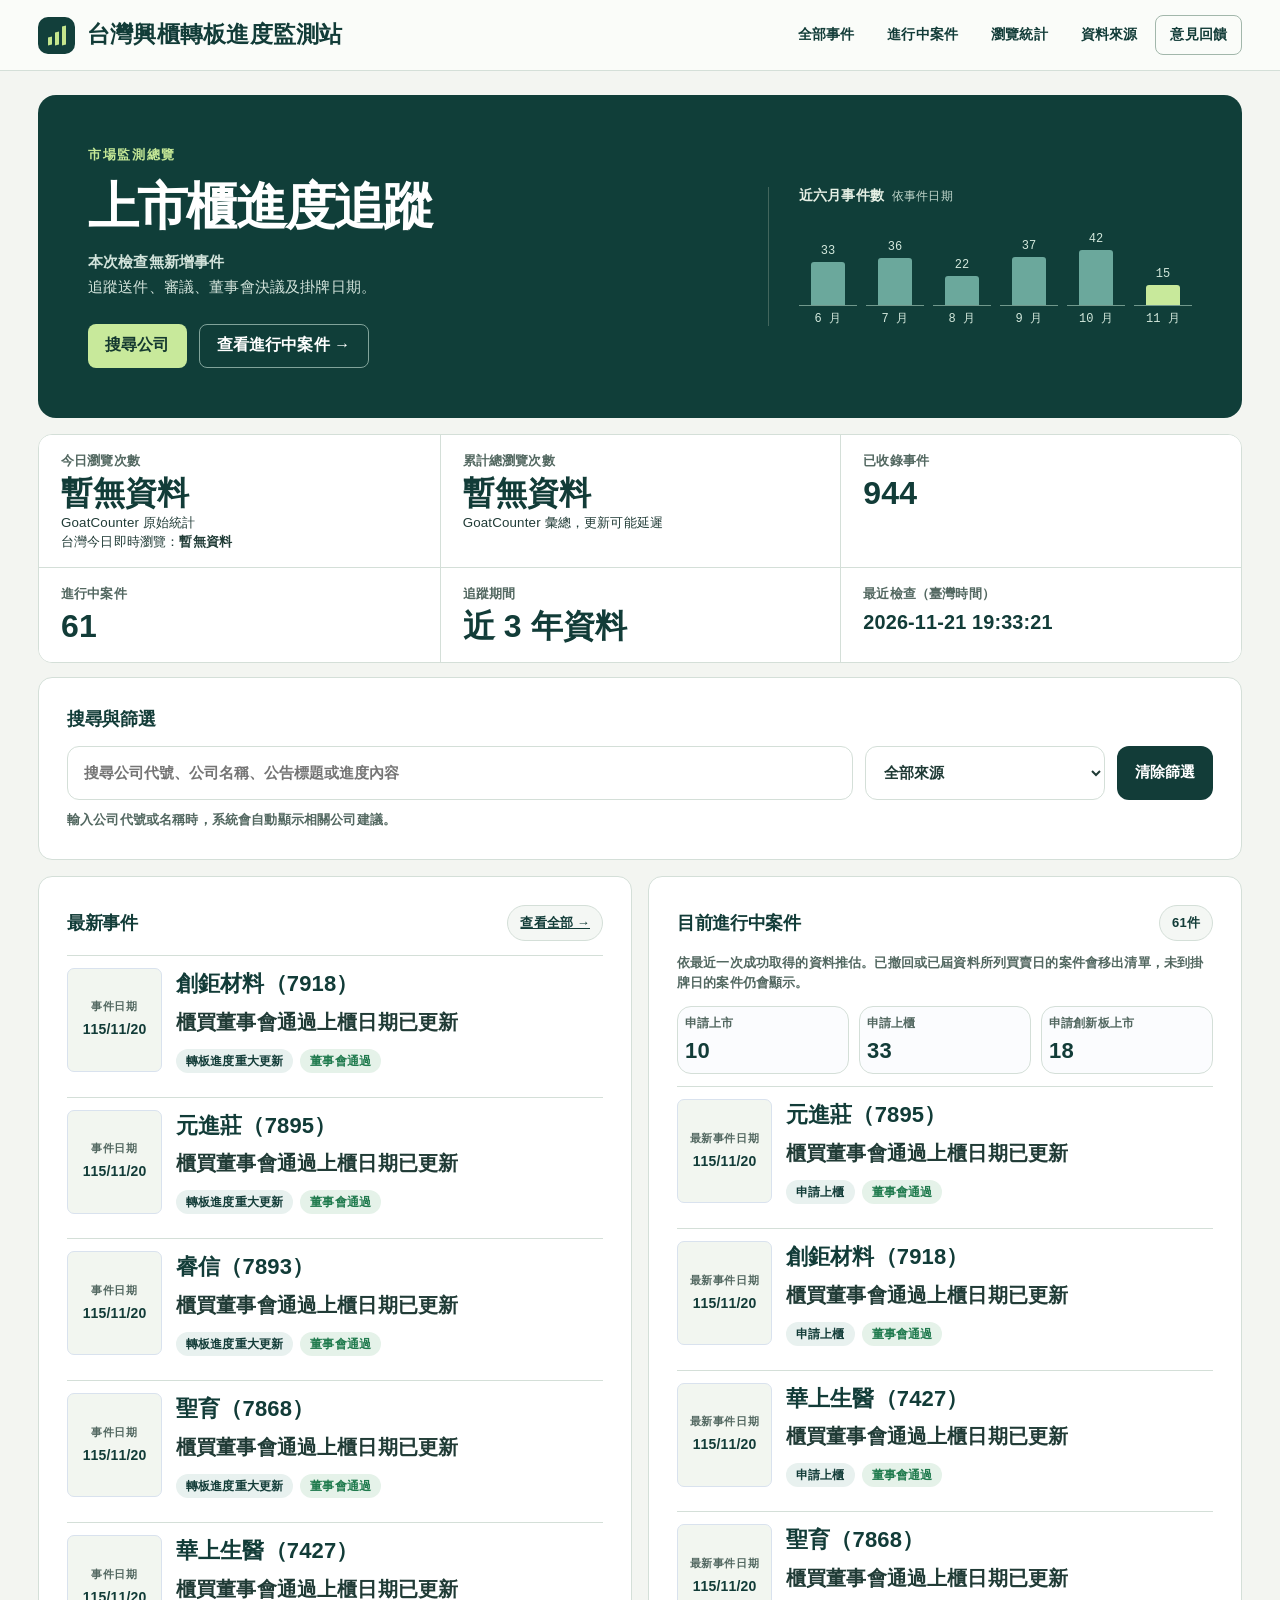
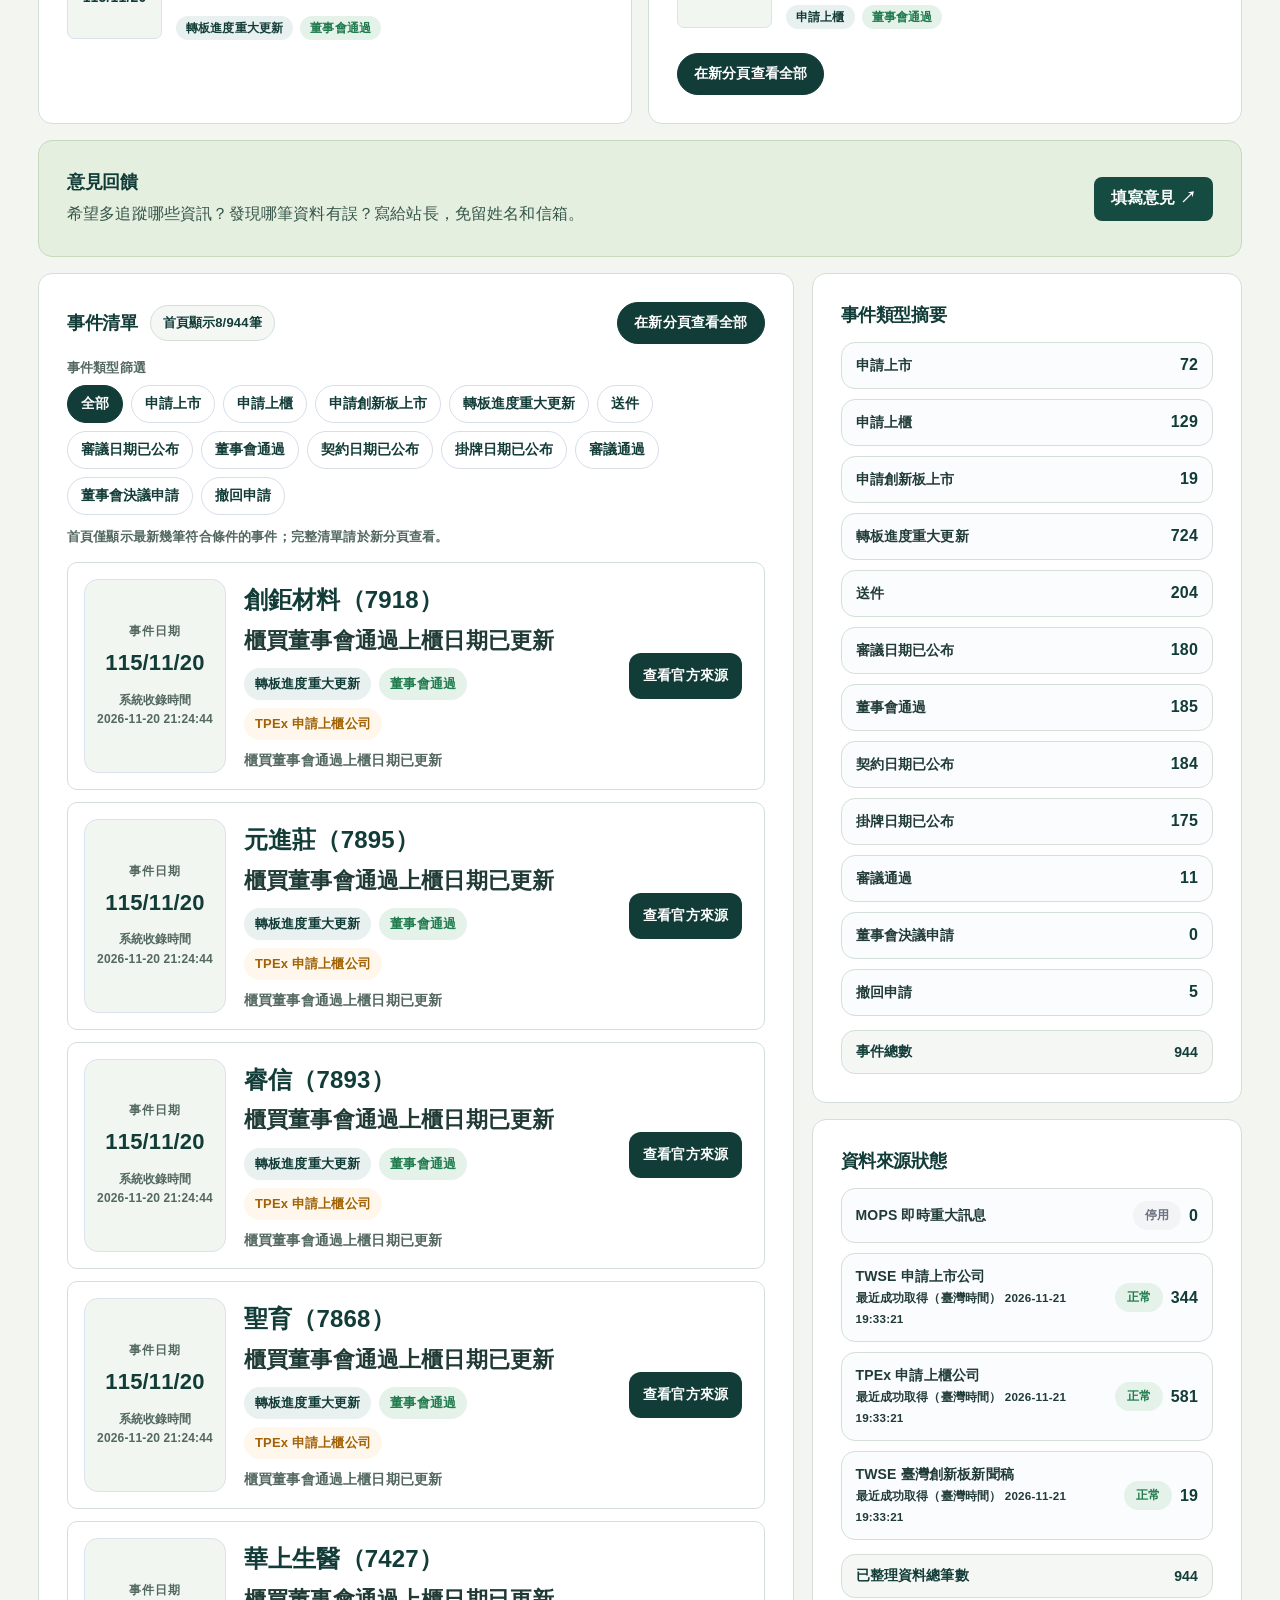
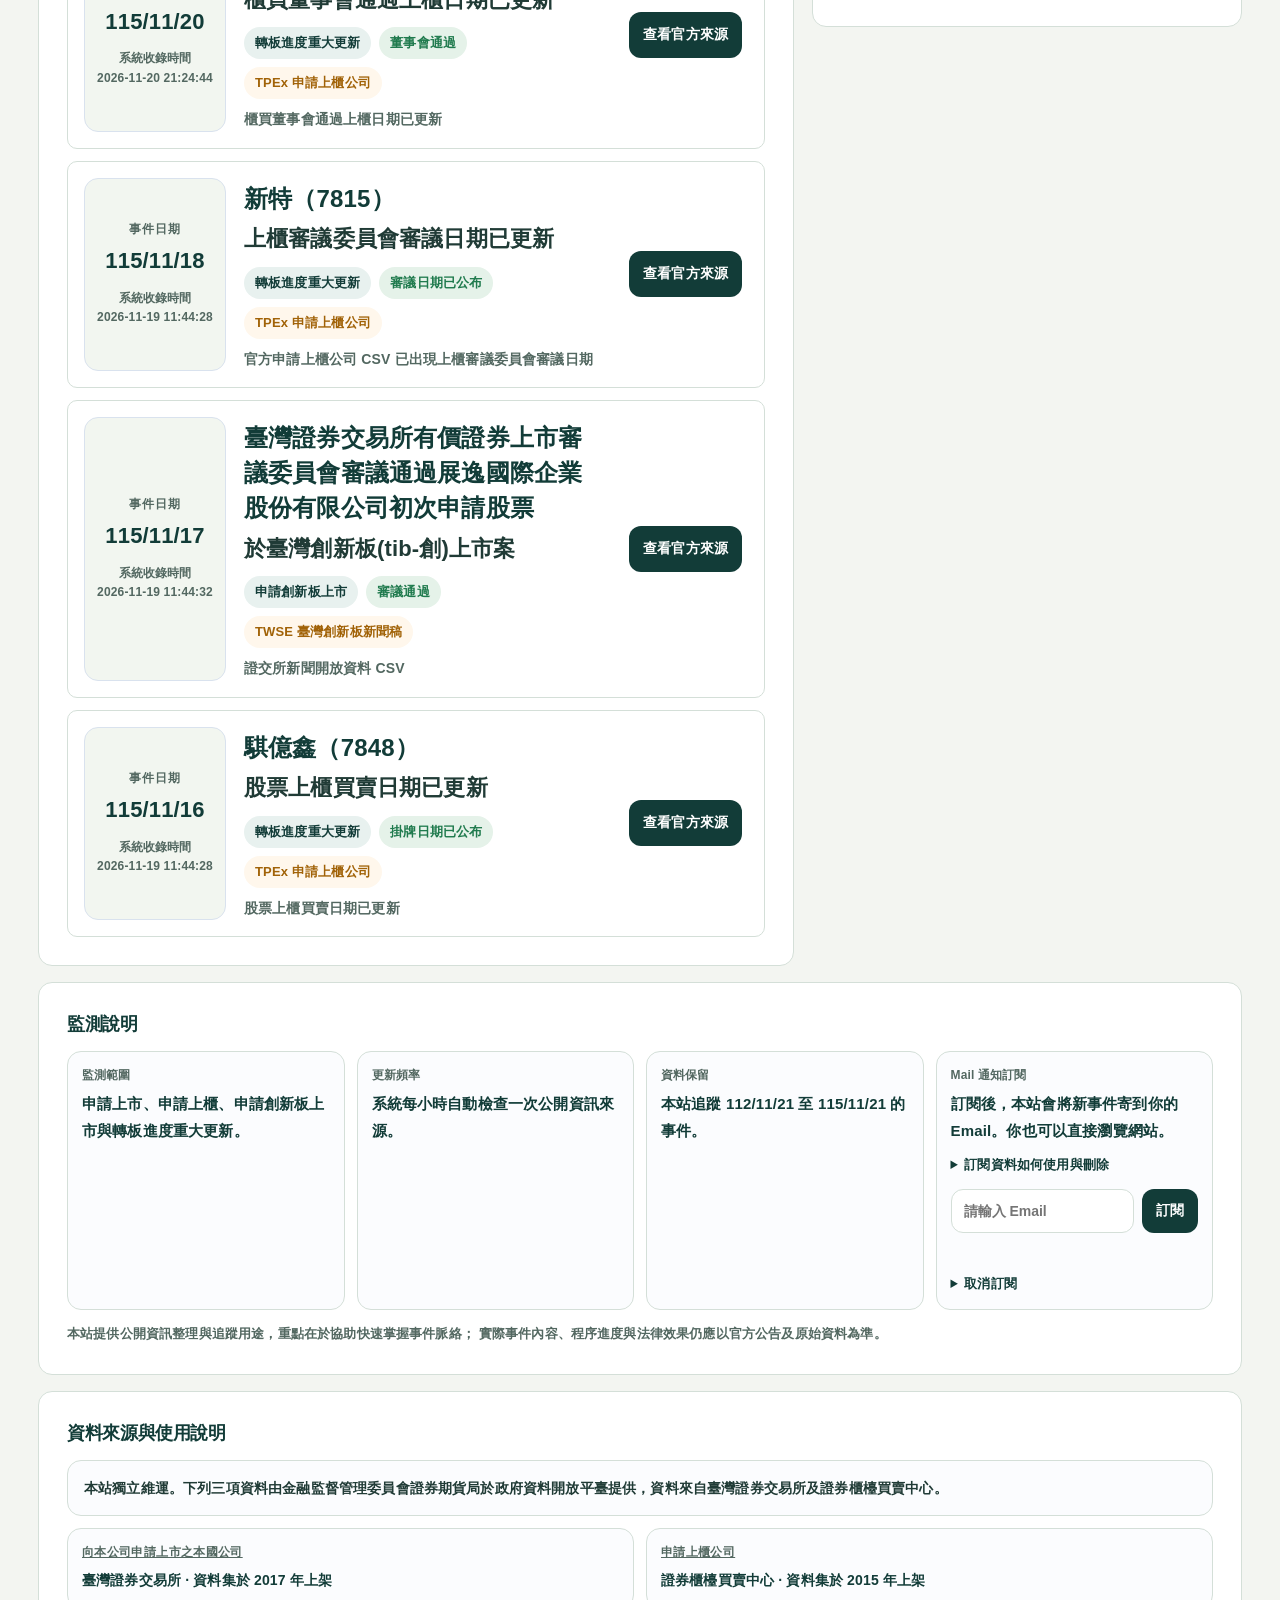
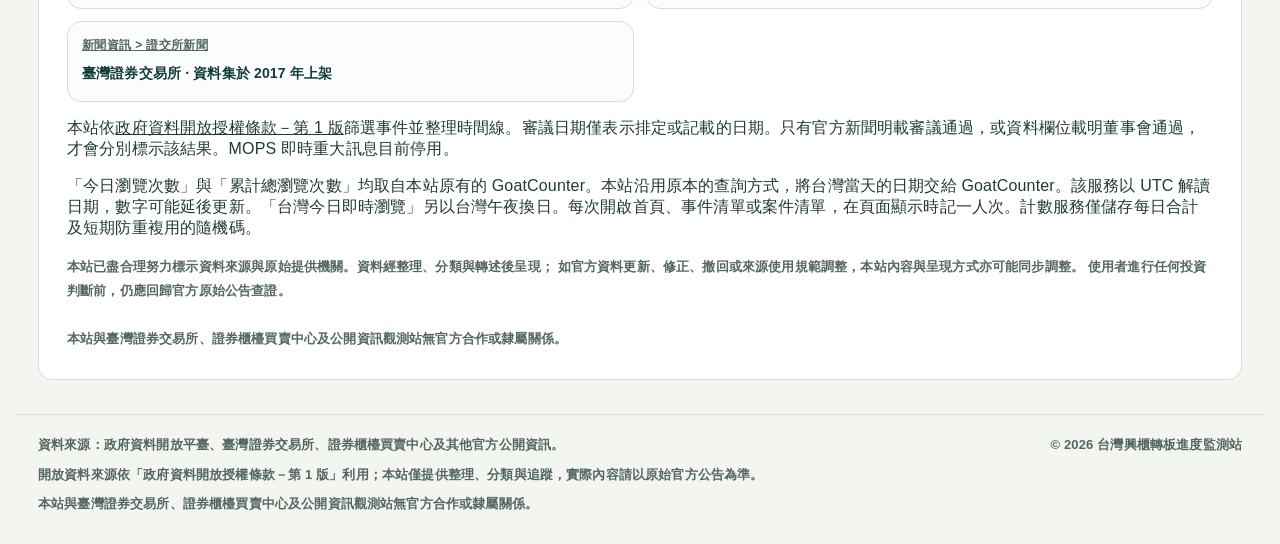
<file: docs/index.html>
<!doctype html>
<html lang="zh-Hant">
<head>
  <meta charset="utf-8" />
  <meta name="viewport" content="width=device-width, initial-scale=1" />

  <title>台灣興櫃轉板進度監測站｜上市、上櫃、創新板申請進度追蹤</title>
  <meta name="description" content="台灣興櫃轉板進度監測站，追蹤興櫃公司申請上市、申請上櫃、申請創新板上市及轉板進度重大更新，整理公開資訊與最新案件狀態。" />
  <meta name="robots" content="index, follow" />
  <link rel="canonical" href="https://qm0121.github.io/tw-esb-listing-alert/" />

  <meta property="og:title" content="台灣興櫃轉板進度監測站｜上市、上櫃、創新板申請進度追蹤" />
  <meta property="og:description" content="追蹤台灣興櫃公司申請上市、申請上櫃、申請創新板上市及轉板進度重大更新，整理公開資訊與最新案件狀態。" />
  <meta property="og:type" content="website" />
  <meta property="og:url" content="https://qm0121.github.io/tw-esb-listing-alert/" />

  <meta name="twitter:card" content="summary" />
  <meta name="twitter:title" content="台灣興櫃轉板進度監測站｜上市、上櫃、創新板申請進度追蹤" />
  <meta name="twitter:description" content="追蹤台灣興櫃公司申請上市、上櫃、創新板上市及轉板進度重大更新。" />
  <style>
    :root {
      --bg: #f3f5f8;
      --surface: #ffffff;
      --surface-soft: #f8fafc;
      --text: #1f2937;
      --muted: #6b7280;
      --line: #d7dee8;
      --navy: #19324d;
      --navy-2: #284b6f;
      --navy-3: #355f8b;
      --blue-soft: #eef4fb;
      --green-soft: #edf7f1;
      --amber-soft: #fff7ec;
      --red-soft: #fff3f2;
      --green: #1f7a4d;
      --amber: #a16207;
      --red: #b42318;
      --shadow: 0 8px 24px rgba(15, 23, 42, .05);
      --radius-xl: 24px;
      --radius-lg: 18px;
      --radius-md: 14px;
      --radius-sm: 10px;
    }

    * { box-sizing: border-box; }
    html { scroll-behavior: smooth; }

    body {
      margin: 0;
      background: var(--bg);
      color: var(--text);
      font-family:
        "Noto Sans TC",
        "PingFang TC",
        "Microsoft JhengHei",
        "Heiti TC",
        Arial,
        sans-serif;
      letter-spacing: .01em;
    }

    a { color: inherit; }

    .site-header {
      position: sticky;
      top: 0;
      z-index: 50;
      background: rgba(255,255,255,.96);
      backdrop-filter: blur(8px);
      border-bottom: 1px solid var(--line);
    }

    .shell {
      max-width: 1380px;
      margin: 0 auto;
      padding-left: 22px;
      padding-right: 22px;
    }

    .header-inner {
      min-height: 76px;
      display: flex;
      align-items: center;
      justify-content: space-between;
      gap: 18px;
    }

    .brand-title {
      margin: 0;
      color: var(--navy);
      font-size: clamp(24px, 2.25vw, 34px);
      font-weight: 900;
      line-height: 1.12;
    }

    .brand-subtitle {
      margin: 6px 0 0;
      color: var(--muted);
      font-size: 14px;
      font-weight: 600;
      line-height: 1.6;
    }

    .nav {
      display: flex;
      align-items: center;
      gap: 8px;
      flex-wrap: wrap;
    }

    .nav a {
      text-decoration: none;
      color: var(--navy);
      font-size: 14px;
      font-weight: 800;
      padding: 10px 14px;
      border-radius: 999px;
      border: 1px solid transparent;
    }

    .nav a:hover {
      background: var(--surface-soft);
      border-color: var(--line);
    }

    .page {
      padding-top: 22px;
      padding-bottom: 34px;
    }

    .hero {
      margin-bottom: 16px;
    }

    .hero-main,
    .hero-side,
    .kpi-card,
    .panel {
      background: var(--surface);
      border: 1px solid var(--line);
      box-shadow: var(--shadow);
    }

    .hero-main {
      border-radius: var(--radius-xl);
      padding: 24px 26px;
      position: relative;
      overflow: hidden;
    }

    .hero-main::before {
      content: "";
      position: absolute;
      left: 0;
      top: 0;
      bottom: 0;
      width: 7px;
      background: linear-gradient(180deg, var(--navy), var(--navy-3));
    }

    .hero-eyebrow {
      display: inline-block;
      color: var(--navy-2);
      font-size: 12px;
      font-weight: 900;
      letter-spacing: .08em;
      margin-bottom: 10px;
      margin-left: 4px;
    }

    .hero-title {
      margin: 0;
      color: var(--navy);
      font-size: clamp(30px, 2.8vw, 42px);
      line-height: 1.14;
      font-weight: 900;
    }

    .hero-desc {
      margin: 12px 0 0;
      color: var(--muted);
      font-size: 15px;
      line-height: 1.85;
      font-weight: 600;
      max-width: 860px;
    }

    .kpi-grid {
      display: grid;
      grid-template-columns: repeat(3, minmax(0, 1fr));
      gap: 14px;
      margin-bottom: 16px;
    }

    .kpi-card {
      border-radius: var(--radius-lg);
      padding: 18px;
    }

    .kpi-label {
      color: var(--muted);
      font-size: 13px;
      line-height: 1.5;
      font-weight: 800;
      margin-bottom: 10px;
    }

    .kpi-value {
      color: var(--navy);
      font-size: clamp(20px, 1.95vw, 28px);
      line-height: 1.3;
      font-weight: 900;
      word-break: break-word;
    }

    .kpi-note {
      margin-top: 8px;
      color: var(--muted);
      font-size: 12px;
      line-height: 1.6;
      font-weight: 600;
    }

    .panel {
      border-radius: var(--radius-xl);
      padding: 18px 20px 20px;
    }

    .filter-panel {
      margin-bottom: 16px;
    }

    .panel-title {
      margin: 0 0 14px;
      color: var(--navy);
      font-size: 18px;
      line-height: 1.45;
      font-weight: 900;
    }

    .filter-grid {
      display: grid;
      grid-template-columns: minmax(320px, 1fr) 240px auto;
      gap: 12px;
      align-items: start;
    }

    .search-wrap {
      position: relative;
    }

    .search-box,
    .source-select,
    .reset-btn {
      height: 54px;
      border-radius: 12px;
      font-size: 15px;
      font-weight: 700;
    }

    .search-box,
    .source-select {
      width: 100%;
      background: var(--surface);
      border: 1px solid var(--line);
      color: var(--text);
      outline: none;
      transition: .16s ease;
    }

    .search-box {
      padding: 0 16px;
    }

    .source-select {
      padding: 0 14px;
    }

    .search-box:focus,
    .source-select:focus {
      border-color: #95aac3;
      box-shadow: 0 0 0 4px rgba(40, 75, 111, .08);
    }

    .reset-btn {
      border: 0;
      background: var(--navy);
      color: #fff;
      padding: 0 18px;
      font-weight: 900;
      cursor: pointer;
      transition: .15s ease;
    }

    .reset-btn:hover {
      background: var(--navy-2);
    }

    .suggestions {
      position: absolute;
      z-index: 30;
      left: 0;
      right: 0;
      top: calc(100% + 8px);
      display: none;
      background: var(--surface);
      border: 1px solid var(--line);
      border-radius: 14px;
      box-shadow: 0 18px 36px rgba(15, 23, 42, .10);
      overflow: hidden;
    }

    .suggestions.show { display: block; }

    .suggestion-head {
      padding: 10px 14px;
      background: var(--surface-soft);
      color: var(--muted);
      font-size: 12px;
      font-weight: 800;
      border-bottom: 1px solid var(--line);
    }

    .suggestion-item {
      width: 100%;
      border: 0;
      border-bottom: 1px solid var(--line);
      background: white;
      text-align: left;
      padding: 12px 14px;
      display: flex;
      gap: 12px;
      font: inherit;
      cursor: pointer;
    }

    .suggestion-item:last-child { border-bottom: 0; }
    .suggestion-item:hover,
    .suggestion-item.active { background: #f8fbff; }

    .suggestion-code {
      min-width: 62px;
      color: var(--red);
      font-size: 14px;
      font-weight: 900;
    }

    .suggestion-name {
      font-size: 14px;
      font-weight: 700;
      line-height: 1.5;
    }

    .suggestion-empty {
      padding: 12px 14px;
      color: var(--muted);
      font-size: 14px;
      line-height: 1.7;
    }

    .helper-text {
      margin-top: 10px;
      color: var(--muted);
      font-size: 13px;
      line-height: 1.6;
      font-weight: 600;
    }

    .chips {
      display: flex;
      flex-wrap: wrap;
      gap: 8px;
      margin-top: 14px;
    }

    .chip {
      border: 1px solid #d7dee8;
      background: #fff;
      color: var(--navy);
      border-radius: 999px;
      padding: 9px 13px;
      font-size: 14px;
      font-weight: 800;
      cursor: pointer;
      transition: .14s ease;
    }

    .chip:hover {
      background: var(--surface-soft);
    }

    .chip.active {
      background: var(--navy);
      border-color: var(--navy);
      color: white;
    }


    .insight-grid {
      display: grid;
      grid-template-columns: minmax(0, 1.15fr) minmax(360px, .85fr);
      gap: 16px;
      margin-bottom: 16px;
      align-items: start;
    }

    .latest-panel,
    .active-panel,
    .timeline-panel {
      padding: 18px 20px 20px;
    }

    .mini-list {
      display: grid;
      gap: 12px;
    }

    .latest-item,
    .active-item {
      border: 1px solid var(--line);
      border-radius: 16px;
      background: #fbfcfe;
      padding: 14px;
      display: grid;
      grid-template-columns: 132px 1fr;
      gap: 14px;
      align-items: stretch;
      transition: border-color .15s ease, transform .15s ease, box-shadow .15s ease;
    }

    .latest-item:hover,
    .active-item:hover {
      border-color: #c3d1e3;
      transform: translateY(-1px);
      box-shadow: 0 10px 22px rgba(15, 23, 42, .05);
    }

    .mini-date-box {
      border: 1px solid #d9e2ee;
      background: #f8fbff;
      border-radius: 13px;
      min-height: 104px;
      padding: 12px 10px;
      display: flex;
      flex-direction: column;
      justify-content: center;
      text-align: center;
    }

    .mini-date-label {
      color: var(--muted);
      font-size: 11px;
      font-weight: 800;
      letter-spacing: .06em;
      margin-bottom: 6px;
    }

    .mini-date-value {
      color: var(--navy);
      font-size: 18px;
      line-height: 1.38;
      font-weight: 900;
      white-space: nowrap;
      word-break: normal;
    }

    .mini-content {
      min-width: 0;
      display: flex;
      flex-direction: column;
      justify-content: center;
    }

    .mini-company-line {
      color: var(--navy);
      font-size: 22px;
      line-height: 1.45;
      font-weight: 900;
      margin-bottom: 4px;
    }


    .latest-top,
    .active-top {
      display: flex;
      align-items: start;
      justify-content: space-between;
      gap: 12px;
      flex-wrap: wrap;
    }

    .latest-title,
    .active-stage {
      color: var(--text);
      font-size: 20px;
      line-height: 1.65;
      font-weight: 900;
      margin-top: 2px;
      margin-bottom: 10px;
    }

    .inline-badges {
      display: flex;
      flex-wrap: wrap;
      gap: 7px;
    }

    .small-badge {
      display: inline-flex;
      align-items: center;
      border-radius: 999px;
      padding: 6px 10px;
      font-size: 12px;
      line-height: 1;
      font-weight: 800;
    }

    .small-badge.type {
      background: var(--blue-soft);
      color: var(--navy);
    }

    .small-badge.stage {
      background: var(--green-soft);
      color: var(--green);
    }

    .active-summary {
      display: grid;
      grid-template-columns: repeat(3, minmax(0, 1fr));
      gap: 10px;
      margin-bottom: 12px;
    }

    .active-summary-card {
      border: 1px solid var(--line);
      border-radius: 14px;
      background: #fbfcfe;
      padding: 12px;
    }

    .active-summary-label {
      color: var(--muted);
      font-size: 12px;
      line-height: 1.5;
      font-weight: 800;
      margin-bottom: 5px;
    }

    .active-summary-value {
      color: var(--navy);
      font-size: 22px;
      line-height: 1.3;
      font-weight: 900;
    }

    .active-open-all {
      margin-top: 12px;
      display: inline-flex;
      align-items: center;
      justify-content: center;
      min-height: 42px;
      border: 1px solid var(--navy);
      background: var(--navy);
      color: white;
      border-radius: 999px;
      padding: 0 16px;
      font-size: 14px;
      font-weight: 900;
      text-decoration: none;
      transition: .15s ease;
    }

    .active-open-all:hover {
      background: var(--navy-2);
      border-color: var(--navy-2);
    }

    .timeline-panel {
      margin-bottom: 16px;
      display: none;
      border-left: 5px solid var(--navy);
    }

    .timeline-panel.show {
      display: block;
    }

    .timeline-header {
      display: flex;
      justify-content: space-between;
      align-items: start;
      gap: 12px;
      flex-wrap: wrap;
      margin-bottom: 14px;
    }

    .timeline-company {
      color: var(--navy);
      font-size: 20px;
      line-height: 1.45;
      font-weight: 900;
      margin: 0;
    }

    .timeline-note {
      color: var(--muted);
      font-size: 13px;
      line-height: 1.7;
      font-weight: 600;
      margin: 6px 0 0;
    }

    .timeline-current {
      border: 1px solid var(--line);
      background: #fbfcfe;
      border-radius: 14px;
      padding: 10px 12px;
      color: var(--navy);
      font-size: 13px;
      line-height: 1.6;
      font-weight: 800;
    }

    .timeline-list {
      position: relative;
      display: grid;
      gap: 12px;
      padding-left: 18px;
    }

    .timeline-list::before {
      content: "";
      position: absolute;
      left: 6px;
      top: 8px;
      bottom: 8px;
      width: 2px;
      background: #d8e2ef;
    }

    .timeline-item {
      position: relative;
      border: 1px solid var(--line);
      border-radius: 14px;
      background: #fbfcfe;
      padding: 12px 14px 12px 16px;
    }

    .timeline-item::before {
      content: "";
      position: absolute;
      left: -18px;
      top: 18px;
      width: 12px;
      height: 12px;
      border-radius: 50%;
      background: var(--navy);
      box-shadow: 0 0 0 4px #edf3f9;
    }

    .timeline-item-top {
      display: flex;
      justify-content: space-between;
      align-items: center;
      gap: 12px;
      flex-wrap: wrap;
      margin-bottom: 7px;
    }

    .timeline-stage {
      color: var(--navy);
      font-size: 14px;
      line-height: 1.5;
      font-weight: 900;
    }

    .timeline-date {
      color: var(--muted);
      font-size: 12px;
      line-height: 1.5;
      font-weight: 700;
    }

    .timeline-title {
      color: var(--text);
      font-size: 14px;
      line-height: 1.75;
      font-weight: 700;
    }

    .timeline-empty {
      border: 1px dashed #ccd6e4;
      border-radius: 14px;
      background: #fafbfd;
      padding: 18px;
      color: var(--muted);
      font-size: 14px;
      line-height: 1.8;
      font-weight: 600;
    }

    .content-grid {
      display: grid;
      grid-template-columns: minmax(0, 1.72fr) minmax(340px, .98fr);
      gap: 18px;
      align-items: start;
    }

    .section-head {
      display: flex;
      justify-content: space-between;
      align-items: center;
      gap: 12px;
      margin-bottom: 14px;
    }

    .result-count {
      display: inline-flex;
      align-items: center;
      border: 1px solid var(--line);
      border-radius: 999px;
      background: var(--surface-soft);
      color: var(--navy);
      font-size: 13px;
      font-weight: 800;
      padding: 8px 12px;
      white-space: nowrap;
    }


    .events-toolbar {
      display: flex;
      align-items: center;
      justify-content: space-between;
      gap: 12px;
      flex-wrap: wrap;
      margin-bottom: 14px;
    }

    .events-toolbar-left {
      display: flex;
      align-items: center;
      gap: 12px;
      flex-wrap: wrap;
    }

    .events-open-all {
      display: none;
      align-items: center;
      justify-content: center;
      min-height: 42px;
      border-radius: 999px;
      padding: 0 16px;
      border: 1px solid var(--navy);
      background: var(--navy);
      color: white;
      text-decoration: none;
      font-size: 14px;
      font-weight: 900;
      transition: .15s ease;
      white-space: nowrap;
    }

    .events-open-all.show {
      display: inline-flex;
    }

    .events-open-all:hover {
      background: var(--navy-2);
      border-color: var(--navy-2);
    }

    .events-filter-label {
      margin-top: 10px;
      margin-bottom: 8px;
      color: var(--muted);
      font-size: 13px;
      line-height: 1.5;
      font-weight: 800;
    }

    .event-list-chips {
      margin-top: 0;
      margin-bottom: 12px;
    }

    .events-hint {
      color: var(--muted);
      font-size: 13px;
      font-weight: 650;
      line-height: 1.6;
    }

    .events-list {
      display: grid;
      gap: 12px;
    }

    .event-card {
      display: grid;
      grid-template-columns: 142px 1fr auto;
      gap: 18px;
      border: 1px solid var(--line);
      border-radius: 18px;
      background: #fff;
      padding: 16px;
      transition: border-color .15s ease, transform .15s ease, box-shadow .15s ease;
    }

    .event-card:hover {
      border-color: #c3d1e3;
      transform: translateY(-1px);
      box-shadow: 0 10px 22px rgba(15, 23, 42, .05);
    }

    .date-box {
      border: 1px solid #d9e2ee;
      background: #f8fbff;
      border-radius: 14px;
      padding: 14px 12px;
      min-height: 146px;
      text-align: center;
      display: flex;
      flex-direction: column;
      justify-content: center;
    }

    .date-label {
      color: var(--muted);
      font-size: 12px;
      font-weight: 800;
      letter-spacing: .07em;
      margin-bottom: 8px;
    }

    .date-value {
      color: var(--navy);
      font-size: 22px;
      line-height: 1.4;
      font-weight: 900;
      white-space: nowrap;
      word-break: normal;
    }

    .first-seen {
      margin-top: 12px;
      color: var(--muted);
      font-size: 12px;
      line-height: 1.6;
      font-weight: 600;
    }

    .event-main {
      min-width: 0;
      display: flex;
      flex-direction: column;
      justify-content: center;
    }

    .badges {
      display: flex;
      flex-wrap: wrap;
      gap: 8px;
      margin-top: 9px;
    }

    .badge {
      display: inline-flex;
      align-items: center;
      border-radius: 999px;
      padding: 7px 11px;
      font-size: 13px;
      font-weight: 800;
    }

    .badge.type {
      background: var(--blue-soft);
      color: var(--navy);
    }

    .badge.stage {
      background: var(--green-soft);
      color: var(--green);
    }

    .badge.source {
      background: var(--amber-soft);
      color: var(--amber);
    }

    .event-company-line {
      margin: 4px 0 0;
      color: var(--navy);
      font-size: 24px;
      line-height: 1.45;
      font-weight: 900;
    }

    .event-title {
      margin: 4px 0 0;
      color: var(--text);
      font-size: 22px;
      line-height: 1.7;
      font-weight: 900;
    }

    .event-detail {
      margin: 8px 0 0;
      color: var(--muted);
      font-size: 14px;
      line-height: 1.75;
      font-weight: 600;
    }

    .event-action {
      display: flex;
      align-items: center;
      justify-content: center;
      min-width: 124px;
    }

    .official-link {
      display: inline-flex;
      align-items: center;
      justify-content: center;
      min-height: 46px;
      padding: 0 14px;
      border-radius: 12px;
      background: var(--navy);
      color: white;
      text-decoration: none;
      font-size: 14px;
      font-weight: 900;
      white-space: nowrap;
    }

    .official-link:hover {
      background: var(--navy-2);
    }

    .sidebar {
      display: grid;
      gap: 16px;
    }

    .summary-list,
    .source-list {
      display: grid;
      gap: 10px;
    }

    .summary-row,
    .source-row {
      border: 1px solid var(--line);
      border-radius: 14px;
      padding: 12px 14px;
      background: #fbfcfe;
    }

    .summary-row {
      display: grid;
      grid-template-columns: 1fr auto;
      gap: 10px;
      align-items: center;
    }

    .summary-name,
    .source-name {
      color: var(--text);
      font-size: 14px;
      font-weight: 700;
      line-height: 1.5;
    }

    .summary-count,
    .source-count {
      color: var(--navy);
      font-size: 16px;
      font-weight: 900;
    }

    .source-row {
      display: flex;
      align-items: center;
      justify-content: space-between;
      gap: 12px;
    }

    .source-meta {
      display: flex;
      align-items: center;
      gap: 8px;
      flex: 0 0 auto;
    }

    .source-status {
      min-width: 48px;
      padding: 6px 8px;
      border-radius: 999px;
      text-align: center;
      font-size: 12px;
      font-weight: 800;
    }

    .source-status.ok {
      background: var(--green-soft);
      color: var(--green);
    }

    .source-status.fail {
      background: var(--red-soft);
      color: var(--red);
    }

    .source-status.disabled {
      background: #f3f4f6;
      color: #6b7280;
    }

    .summary-total {
      margin-top: 14px;
      border: 1px solid var(--line);
      border-radius: 14px;
      background: var(--surface-soft);
      padding: 12px 14px;
      display: flex;
      align-items: center;
      justify-content: space-between;
      color: var(--navy);
      font-size: 14px;
      font-weight: 800;
    }

    .empty-state {
      border: 1px dashed #ccd6e4;
      border-radius: 14px;
      background: #fafbfd;
      padding: 28px 18px;
      text-align: center;
      color: var(--muted);
      font-size: 15px;
      line-height: 1.8;
      font-weight: 600;
    }


    .monitor-note-panel {
      margin-top: 16px;
      padding: 20px;
    }

    .monitor-note-grid {
      display: grid;
      grid-template-columns: repeat(4, minmax(0, 1fr));
      gap: 12px;
    }

    .monitor-note-item {
      border: 1px solid var(--line);
      border-radius: 14px;
      background: #fbfcfe;
      padding: 14px;
    }

    .monitor-note-label {
      color: var(--muted);
      font-size: 12px;
      line-height: 1.5;
      font-weight: 800;
      margin-bottom: 7px;
    }

    .monitor-note-value {
      color: var(--navy);
      font-size: 15px;
      line-height: 1.75;
      font-weight: 800;
    }

    .mail-subscribe-form {
      display: grid;
      grid-template-columns: minmax(0, 1fr) auto;
      gap: 8px;
      margin-top: 12px;
    }

    .mail-subscribe-input {
      width: 100%;
      height: 44px;
      border: 1px solid var(--line);
      border-radius: 12px;
      background: #fff;
      color: var(--text);
      font: inherit;
      font-size: 14px;
      font-weight: 700;
      padding: 0 12px;
      outline: none;
      min-width: 0;
    }

    .mail-subscribe-input:focus {
      border-color: #95aac3;
      box-shadow: 0 0 0 4px rgba(40, 75, 111, .08);
    }

    .mail-subscribe-btn {
      height: 44px;
      border: 0;
      border-radius: 12px;
      background: var(--navy);
      color: #fff;
      font: inherit;
      font-size: 14px;
      font-weight: 900;
      padding: 0 14px;
      cursor: pointer;
      white-space: nowrap;
    }

    .mail-subscribe-btn:hover {
      background: var(--navy-2);
    }

    .mail-subscribe-btn:disabled {
      cursor: wait;
      opacity: .72;
    }

    .mail-subscribe-message {
      min-height: 22px;
      margin-top: 8px;
      color: var(--muted);
      font-size: 13px;
      line-height: 1.6;
      font-weight: 700;
    }

    .mail-subscribe-message.success { color: var(--green); }
    .mail-subscribe-message.error { color: var(--red); }

    .mail-unsubscribe-help {
      margin-top: 10px;
      color: var(--muted);
      font-size: 13px;
      font-weight: 600;
    }

    .mail-unsubscribe-help summary {
      color: var(--navy);
      cursor: pointer;
      width: fit-content;
    }

    .mail-unsubscribe-help p { margin: 8px 0 0; }

    .monitor-note-foot {
      margin-top: 12px;
      color: var(--muted);
      font-size: 13px;
      line-height: 1.8;
      font-weight: 600;
    }

    .footer {
      padding-bottom: 28px;
    }

    .footer-inner {
      border-top: 1px solid var(--line);
      padding-top: 18px;
      display: flex;
      justify-content: space-between;
      gap: 14px;
      flex-wrap: wrap;
      color: var(--muted);
      font-size: 13px;
      line-height: 1.8;
      font-weight: 600;
    }

    @media (max-width: 1180px) {
      .kpi-grid {
        grid-template-columns: repeat(2, minmax(0, 1fr));
      }

  
    .insight-grid {
      display: grid;
      grid-template-columns: minmax(0, 1.15fr) minmax(360px, .85fr);
      gap: 16px;
      margin-bottom: 16px;
      align-items: start;
    }

    .latest-panel,
    .active-panel,
    .timeline-panel {
      padding: 18px 20px 20px;
    }

    .mini-list {
      display: grid;
      gap: 12px;
    }

    .latest-item,
    .active-item {
      border: 1px solid var(--line);
      border-radius: 16px;
      background: #fbfcfe;
      padding: 14px;
      display: grid;
      grid-template-columns: 132px 1fr;
      gap: 14px;
      align-items: stretch;
      transition: border-color .15s ease, transform .15s ease, box-shadow .15s ease;
    }

    .latest-item:hover,
    .active-item:hover {
      border-color: #c3d1e3;
      transform: translateY(-1px);
      box-shadow: 0 10px 22px rgba(15, 23, 42, .05);
    }

    .mini-date-box {
      border: 1px solid #d9e2ee;
      background: #f8fbff;
      border-radius: 13px;
      min-height: 104px;
      padding: 12px 10px;
      display: flex;
      flex-direction: column;
      justify-content: center;
      text-align: center;
    }

    .mini-date-label {
      color: var(--muted);
      font-size: 11px;
      font-weight: 800;
      letter-spacing: .06em;
      margin-bottom: 6px;
    }

    .mini-date-value {
      color: var(--navy);
      font-size: 18px;
      line-height: 1.38;
      font-weight: 900;
      white-space: nowrap;
      word-break: normal;
    }

    .mini-content {
      min-width: 0;
      display: flex;
      flex-direction: column;
      justify-content: center;
    }

    .mini-company-line {
      color: var(--navy);
      font-size: 22px;
      line-height: 1.45;
      font-weight: 900;
      margin-bottom: 4px;
    }


    .latest-top,
    .active-top {
      display: flex;
      align-items: start;
      justify-content: space-between;
      gap: 12px;
      flex-wrap: wrap;
    }

    .latest-title,
    .active-stage {
      color: var(--text);
      font-size: 20px;
      line-height: 1.65;
      font-weight: 900;
      margin-top: 2px;
      margin-bottom: 10px;
    }

    .inline-badges {
      display: flex;
      flex-wrap: wrap;
      gap: 7px;
    }

    .small-badge {
      display: inline-flex;
      align-items: center;
      border-radius: 999px;
      padding: 6px 10px;
      font-size: 12px;
      line-height: 1;
      font-weight: 800;
    }

    .small-badge.type {
      background: var(--blue-soft);
      color: var(--navy);
    }

    .small-badge.stage {
      background: var(--green-soft);
      color: var(--green);
    }

    .active-summary {
      display: grid;
      grid-template-columns: repeat(3, minmax(0, 1fr));
      gap: 10px;
      margin-bottom: 12px;
    }

    .active-summary-card {
      border: 1px solid var(--line);
      border-radius: 14px;
      background: #fbfcfe;
      padding: 12px;
    }

    .active-summary-label {
      color: var(--muted);
      font-size: 12px;
      line-height: 1.5;
      font-weight: 800;
      margin-bottom: 5px;
    }

    .active-summary-value {
      color: var(--navy);
      font-size: 22px;
      line-height: 1.3;
      font-weight: 900;
    }

    .active-open-all {
      margin-top: 12px;
      display: inline-flex;
      align-items: center;
      justify-content: center;
      min-height: 42px;
      border: 1px solid var(--navy);
      background: var(--navy);
      color: white;
      border-radius: 999px;
      padding: 0 16px;
      font-size: 14px;
      font-weight: 900;
      text-decoration: none;
      transition: .15s ease;
    }

    .active-open-all:hover {
      background: var(--navy-2);
      border-color: var(--navy-2);
    }

    .timeline-panel {
      margin-bottom: 16px;
      display: none;
      border-left: 5px solid var(--navy);
    }

    .timeline-panel.show {
      display: block;
    }

    .timeline-header {
      display: flex;
      justify-content: space-between;
      align-items: start;
      gap: 12px;
      flex-wrap: wrap;
      margin-bottom: 14px;
    }

    .timeline-company {
      color: var(--navy);
      font-size: 20px;
      line-height: 1.45;
      font-weight: 900;
      margin: 0;
    }

    .timeline-note {
      color: var(--muted);
      font-size: 13px;
      line-height: 1.7;
      font-weight: 600;
      margin: 6px 0 0;
    }

    .timeline-current {
      border: 1px solid var(--line);
      background: #fbfcfe;
      border-radius: 14px;
      padding: 10px 12px;
      color: var(--navy);
      font-size: 13px;
      line-height: 1.6;
      font-weight: 800;
    }

    .timeline-list {
      position: relative;
      display: grid;
      gap: 12px;
      padding-left: 18px;
    }

    .timeline-list::before {
      content: "";
      position: absolute;
      left: 6px;
      top: 8px;
      bottom: 8px;
      width: 2px;
      background: #d8e2ef;
    }

    .timeline-item {
      position: relative;
      border: 1px solid var(--line);
      border-radius: 14px;
      background: #fbfcfe;
      padding: 12px 14px 12px 16px;
    }

    .timeline-item::before {
      content: "";
      position: absolute;
      left: -18px;
      top: 18px;
      width: 12px;
      height: 12px;
      border-radius: 50%;
      background: var(--navy);
      box-shadow: 0 0 0 4px #edf3f9;
    }

    .timeline-item-top {
      display: flex;
      justify-content: space-between;
      align-items: center;
      gap: 12px;
      flex-wrap: wrap;
      margin-bottom: 7px;
    }

    .timeline-stage {
      color: var(--navy);
      font-size: 14px;
      line-height: 1.5;
      font-weight: 900;
    }

    .timeline-date {
      color: var(--muted);
      font-size: 12px;
      line-height: 1.5;
      font-weight: 700;
    }

    .timeline-title {
      color: var(--text);
      font-size: 14px;
      line-height: 1.75;
      font-weight: 700;
    }

    .timeline-empty {
      border: 1px dashed #ccd6e4;
      border-radius: 14px;
      background: #fafbfd;
      padding: 18px;
      color: var(--muted);
      font-size: 14px;
      line-height: 1.8;
      font-weight: 600;
    }

    .content-grid {
        grid-template-columns: 1fr;
      }

      .sidebar {
        grid-template-columns: repeat(2, minmax(0, 1fr));
      }
    }

    @media (max-width: 920px) {
      .header-inner {
        flex-direction: column;
        align-items: flex-start;
        padding-top: 14px;
        padding-bottom: 14px;
      }

      .filter-grid {
        grid-template-columns: 1fr;
      }

      .event-card {
        grid-template-columns: 1fr;
      }

      .event-action {
        justify-content: flex-start;
      }
    }

    @media (max-width: 720px) {
      .shell {
        padding-left: 14px;
        padding-right: 14px;
      }

      .kpi-grid,
      .sidebar,
      .active-summary,
      .monitor-note-grid {
        grid-template-columns: 1fr;
      }

      .latest-item,
      .active-item {
        grid-template-columns: 1fr;
      }

      .brand-title {
        font-size: 26px;
      }

      .hero-title {
        font-size: 28px;
      }

      .company-name {
        font-size: 20px;
      }
    }
  
    /* v16.13：移除「最新事件 / 進行中案件」雙欄包裝，避免手機出現左窄右空 */
    .home-stack-panel {
      width: 100%;
      max-width: 100%;
      margin-bottom: 16px;
    }

    .latest-panel,
    .active-panel {
      width: 100%;
      max-width: 100%;
    }

    @media (max-width: 820px) {
      html,
      body {
        max-width: 100%;
        overflow-x: hidden;
      }

      .shell {
        padding-left: 12px;
        padding-right: 12px;
      }

      .page {
        padding-top: 14px;
        padding-bottom: 24px;
      }

      .header-inner {
        min-height: auto;
        flex-direction: column;
        align-items: flex-start;
        padding-top: 14px;
        padding-bottom: 14px;
      }

      .brand-title {
        font-size: 24px;
        line-height: 1.25;
      }

      .brand-subtitle {
        font-size: 13px;
        line-height: 1.65;
      }

      .nav {
        width: 100%;
        flex-wrap: nowrap;
        overflow-x: auto;
        gap: 8px;
        padding-bottom: 2px;
        -webkit-overflow-scrolling: touch;
        scrollbar-width: none;
      }

      .nav::-webkit-scrollbar,
      .chips::-webkit-scrollbar {
        display: none;
      }

      .nav a,
      .chip {
        flex: 0 0 auto;
      }

      .nav a {
        padding: 9px 12px;
        font-size: 13px;
      }

      .hero-main {
        padding: 18px 16px 18px 20px;
        border-radius: 18px;
      }

      .hero-main::before {
        width: 5px;
      }

      .hero-title {
        font-size: 28px;
        line-height: 1.25;
      }

      .hero-desc {
        font-size: 13px;
        line-height: 1.7;
      }

      .kpi-grid {
        display: flex;
        overflow-x: auto;
        gap: 10px;
        padding-bottom: 4px;
        -webkit-overflow-scrolling: touch;
        scrollbar-width: none;
      }

      .kpi-grid::-webkit-scrollbar {
        display: none;
      }

      .kpi-card {
        flex: 0 0 235px;
        min-width: 235px;
      }

      .filter-grid,
      .content-grid,
      .sidebar,
      .monitor-note-grid,
      .active-summary {
        grid-template-columns: 1fr;
      }

      .search-box,
      .source-select,
      .reset-btn {
        width: 100%;
      }

      .panel,
      .home-stack-panel,
      .timeline-panel,
      .monitor-note-panel {
        padding: 14px;
        border-radius: 16px;
      }

      .section-head,
      .events-toolbar {
        flex-direction: column;
        align-items: flex-start;
        gap: 8px;
      }

      .events-toolbar-left {
        width: 100%;
        align-items: flex-start;
      }

      .result-count {
        font-size: 12px;
      }

      .latest-item,
      .active-item,
      .event-card {
        display: block;
        width: 100%;
        max-width: 100%;
        padding: 12px;
        border-radius: 14px;
      }

      .mini-date-box,
      .date-box {
        width: fit-content;
        max-width: 100%;
        min-height: auto;
        padding: 7px 10px;
        display: inline-flex;
        align-items: center;
        justify-content: flex-start;
        gap: 8px;
        text-align: left;
        border-radius: 999px;
        margin-bottom: 10px;
      }

      .mini-date-label,
      .date-label {
        margin-bottom: 0;
        font-size: 11px;
      }

      .mini-date-value,
      .date-value {
        font-size: 15px;
        white-space: nowrap;
      }

      .mini-company-line,
      .event-company-line {
        font-size: 20px;
        line-height: 1.45;
      }

      .latest-title,
      .active-stage,
      .event-title {
        font-size: 18px;
        line-height: 1.6;
      }

      .inline-badges,
      .badges {
        gap: 6px;
        flex-wrap: wrap;
      }

      .small-badge,
      .badge {
        font-size: 12px;
        padding: 6px 9px;
      }

      .events-open-all,
      .active-open-all,
      .official-link {
        width: 100%;
        min-height: 44px;
      }

      .first-seen {
        display: none;
      }

      .event-action {
        margin-top: 10px;
        justify-content: stretch;
      }
    }

    .source-disclosure-panel {
      margin-top: 16px;
      padding: 20px;
    }

    .source-disclosure-intro {
      border: 1px solid var(--line);
      border-radius: 14px;
      background: #fbfcfe;
      padding: 14px 16px;
      color: var(--text);
      font-size: 14px;
      line-height: 1.9;
      font-weight: 650;
      margin-bottom: 12px;
    }

    .source-disclosure-grid {
      display: grid;
      grid-template-columns: repeat(2, minmax(0, 1fr));
      gap: 12px;
    }

    .source-disclosure-item {
      border: 1px solid var(--line);
      border-radius: 14px;
      background: #fbfcfe;
      padding: 14px;
    }

    .source-disclosure-label {
      color: var(--muted);
      font-size: 12px;
      line-height: 1.5;
      font-weight: 900;
      margin-bottom: 7px;
      letter-spacing: .03em;
    }

    .source-disclosure-value {
      color: var(--navy);
      font-size: 14px;
      line-height: 1.85;
      font-weight: 750;
    }

    .source-disclosure-foot {
      margin-top: 12px;
      color: var(--muted);
      font-size: 13px;
      line-height: 1.85;
      font-weight: 650;
    }

    .footer-notice-stack {
      display: grid;
      gap: 6px;
      max-width: 980px;
    }

    @media (max-width: 820px) {
      .source-disclosure-panel {
        padding: 14px;
        border-radius: 16px;
      }

      .source-disclosure-grid {
        grid-template-columns: 1fr;
      }

      .source-disclosure-intro,
      .source-disclosure-item {
        padding: 12px;
      }
    }


    @media (max-width: 520px) {
      .mail-subscribe-form {
        grid-template-columns: 1fr;
      }

      .mail-subscribe-btn {
        width: 100%;
      }
    }
  </style>
  <link rel="stylesheet" href="./monitor-theme.css">
</head>
<body>
  <header class="site-header">
    <div class="shell header-inner">
      <a class="brand" href="./index.html">
        <span class="brand-mark" aria-hidden="true"><i></i><i></i><i></i></span>
        <h1 class="brand-title">台灣興櫃轉板進度監測站</h1>
      </a>
      <nav class="nav" aria-label="主要導覽">
        <a href="./events.html">全部事件</a>
        <a href="./active-cases.html">進行中案件</a>
        <a href="#view-stats">瀏覽統計</a>
        <a href="#data-disclosure">資料來源</a>
        <a class="feedback-nav" href="#feedback">意見回饋</a>
      </nav>
    </div>
  </header>

  <main class="shell page" id="overview">
    <section class="hero" aria-live="polite">
      <div class="hero-main">
        <div>
          <div class="hero-eyebrow">市場監測總覽</div>
          <h2 class="hero-title">上市櫃進度追蹤</h2>
          <p class="hero-desc"><strong id="runStatusTitle">讀取監測狀態中…</strong><br><span id="runStatusDesc"></span></p>
          <div class="hero-actions"><a href="#company-search">搜尋公司</a><a href="./active-cases.html">查看進行中案件 →</a></div>
        </div>
        <figure class="activity"><figcaption>近六月事件數<small>依事件日期</small></figcaption>
          <div class="activity-bars" id="activityBars"></div>
        </figure>
      </div>
    </section>

    <section id="view-stats" class="kpi-grid" aria-label="瀏覽與監測統計">
      <article class="kpi-card"><div class="kpi-label">今日瀏覽次數</div><div class="kpi-value" id="goatTodayViews">—</div><small>GoatCounter 原始統計</small><br><small>台灣今日即時瀏覽：<strong id="todayPageviews">—</strong></small></article>
      <article class="kpi-card"><div class="kpi-label">累計總瀏覽次數</div><div class="kpi-value" id="totalPageviews">—</div><small>GoatCounter 彙總，更新可能延遲</small></article>
      <article class="kpi-card"><div class="kpi-label">已收錄事件</div><div class="kpi-value" id="heroEvents">—</div></article>
      <article class="kpi-card"><div class="kpi-label">進行中案件</div><div class="kpi-value" id="heroCases">—</div></article>
      <article class="kpi-card"><div class="kpi-label">追蹤期間</div><div class="kpi-value" id="dataWindowLabel">—</div></article>
      <article class="kpi-card"><div class="kpi-label">最近檢查（臺灣時間）</div><div class="kpi-value" id="lastChecked">—</div></article>
    </section>

    <section class="panel filter-panel" id="company-search">
      <h2 class="panel-title">搜尋與篩選</h2>
      <div class="filter-grid">
        <div class="search-wrap" id="searchWrap">
          <input
            id="search"
            class="search-box" aria-label="搜尋公司或事件"
            type="search"
            autocomplete="off"
            placeholder="搜尋公司代號、公司名稱、公告標題或進度內容"
            aria-autocomplete="list"
            aria-controls="companySuggestions"
            aria-expanded="false"
          />
          <div id="companySuggestions" class="suggestions" role="listbox"></div>
        </div>

        <select id="sourceSelect" class="source-select" aria-label="資料來源篩選">
          <option value="">全部來源</option>
        </select>

        <button id="reset" class="reset-btn" type="button">清除篩選</button>
      </div>

      <div class="helper-text">輸入公司代號或名稱時，系統會自動顯示相關公司建議。</div>
    </section>

    <section id="timelinePanel" class="panel timeline-panel">
      <div class="timeline-header">
        <div>
          <h2 class="panel-title" style="margin:0;">公司進度時間軸</h2>
          <h3 id="timelineCompany" class="timeline-company"></h3>
          <p class="timeline-note">選擇公司後，這裡會整理該公司的轉板事件脈絡。</p>
        </div>
        <div id="timelineCurrent" class="timeline-current"></div>
      </div>
      <div id="timelineList" class="timeline-list"></div>
    </section>

    <div class="monitor-pair">
    <section class="panel latest-panel home-stack-panel">
      <div class="section-head">
        <h2 class="panel-title" style="margin:0;">最新事件</h2>
        <a class="result-count" href="./events.html">查看全部 →</a>
      </div>
      <div id="latestEvents" class="mini-list"></div>
    </section>

    <section class="panel active-panel home-stack-panel">
      <div class="section-head">
        <h2 class="panel-title" style="margin:0;">目前進行中案件</h2>
        <div class="result-count"><span id="activeCaseTotal">—</span> 件</div>
      </div>
      <div class="helper-text" style="margin-top:-2px; margin-bottom:12px;">
        依最近一次成功取得的資料推估。已撤回或已屆資料所列買賣日的案件會移出清單，未到掛牌日的案件仍會顯示。
      </div>
      <div id="activeSummary" class="active-summary"></div>
      <div id="activeCases" class="mini-list"></div>
      <a class="active-open-all" href="./active-cases.html" target="_blank" rel="noopener noreferrer">在新分頁查看全部</a>
    </section>

    </div>
    <section class="feedback-panel panel" id="feedback" aria-labelledby="feedback-title">
      <div><h2 class="panel-title" id="feedback-title">意見回饋</h2><p>希望多追蹤哪些資訊？發現哪筆資料有誤？寫給站長，免留姓名和信箱。</p></div>
      <a class="feedback-cta" href="https://docs.google.com/forms/d/e/1FAIpQLScfCd0Z0OJt_8sUv1SPJhxjxrgDYZlYjLH2r2P6TMyzKuxDQw/viewform" target="_blank" rel="noopener noreferrer">填寫意見 ↗</a>
    </section>
    <section class="content-grid" id="events-section">
      <section class="panel">
        <div class="events-toolbar">
          <div class="events-toolbar-left">
            <h2 class="panel-title" style="margin:0;">事件清單</h2>
            <div class="result-count">首頁顯示 <span id="visibleCount">—</span> / <span id="totalFilteredCount">—</span> 筆</div>
          </div>
          <a id="openAllEvents" class="events-open-all" href="./events.html" target="_blank" rel="noopener noreferrer">在新分頁查看全部</a>
        </div>
        <div class="events-filter-label">事件類型篩選</div>
        <div class="chips event-list-chips" id="chips"></div>
        <div class="events-hint">首頁僅顯示最新幾筆符合條件的事件；完整清單請於新分頁查看。</div>
        <div id="events" class="events-list" style="margin-top:14px;"></div>
      </section>

      <aside class="sidebar" id="summary-section">
        <section class="panel">
          <h2 class="panel-title">事件類型摘要</h2>
          <div id="typeSummary" class="summary-list"></div>
          <div class="summary-total">
            <span>事件總數</span>
            <strong id="summaryTotal">—</strong>
          </div>
        </section>

        <section class="panel">
          <h2 class="panel-title">資料來源狀態</h2>
          <div id="sourceSummary" class="source-list"></div>
          <div class="summary-total">
            <span>已整理資料總筆數</span>
            <strong id="sourceTotal">—</strong>
          </div>
        </section>
      </aside>
    </section>
    <section id="monitor-note" class="panel monitor-note-panel">
      <h2 class="panel-title">監測說明</h2>
      <div class="monitor-note-grid">
        <div class="monitor-note-item">
          <div class="monitor-note-label">監測範圍</div>
          <div class="monitor-note-value">申請上市、申請上櫃、申請創新板上市與轉板進度重大更新。</div>
        </div>
        <div class="monitor-note-item">
          <div class="monitor-note-label">更新頻率</div>
          <div class="monitor-note-value">系統每小時自動檢查一次公開資訊來源。</div>
        </div>
        <div class="monitor-note-item">
          <div class="monitor-note-label">資料保留</div>
          <div class="monitor-note-value">本站追蹤 <span id="dataWindowStart">—</span> 至 <span id="dataWindowEnd">—</span> 的事件。</div>
        </div>
        <div class="monitor-note-item">
          <div class="monitor-note-label">Mail 通知訂閱</div>
          <div class="monitor-note-value">
            訂閱後，本站會將新事件寄到你的 Email。你也可以直接瀏覽網站。
            <details class="mail-unsubscribe-help" id="subscription-privacy">
              <summary>訂閱資料如何使用與刪除</summary>
              <p>台灣興櫃轉板進度監測站收集 Email、訂閱狀態、來源與異動時間，用於管理訂閱及寄送事件通知。名單存於 Google 試算表，透過 Google Apps Script、GitHub Actions 與郵件服務處理，資料可能在臺灣及服務商的境外機房處理。</p>
              <p>訂閱期間保留紀錄。取消後會保留地址及退訂狀態，以防再次寄送。你可直接回覆任一通知信，要求查詢、閱覽、複製、更正、停止處理利用或刪除資料。若沒有通知信，可透過<a href="https://github.com/QM0121/tw-esb-listing-alert/issues">網站維護聯絡頁</a>索取私下聯絡方式，請勿公開留下信箱。本站核對身分後處理。</p>
            </details>
            <form id="mailSubscribeForm" class="mail-subscribe-form" method="post" target="_blank" rel="noopener noreferrer">
              <input type="hidden" name="action" value="subscribe">
              <input id="subscriberEmail" class="mail-subscribe-input" type="email" name="email" placeholder="請輸入 Email" aria-label="訂閱通知用的 Email" autocomplete="email" maxlength="254" required>
              <button id="mailSubscribeBtn" class="mail-subscribe-btn" type="submit">訂閱</button>
            </form>
            <div id="mailSubscribeMessage" class="mail-subscribe-message" aria-live="polite"></div>
            <noscript>請啟用 JavaScript 後使用訂閱服務。</noscript>
            <details class="mail-unsubscribe-help">
              <summary>取消訂閱</summary>
              <p>請點選通知信底部的「取消訂閱」連結，再按「確認取消訂閱」，即可停止後續通知。若要恢復通知，也可從同一連結重新訂閱。</p>
            </details>
          </div>
        </div>
      </div>
      <div class="monitor-note-foot">
        本站提供公開資訊整理與追蹤用途，重點在於協助快速掌握事件脈絡；
        實際事件內容、程序進度與法律效果仍應以官方公告及原始資料為準。
      </div>
    </section>

    <section id="data-disclosure" class="panel source-disclosure-panel">
      <h2 class="panel-title">資料來源與使用說明</h2>

      <div class="source-disclosure-intro">
        本站獨立維運。下列三項資料由金融監督管理委員會證券期貨局於政府資料開放平臺提供，資料來自臺灣證券交易所及證券櫃檯買賣中心。
      </div>
      <div class="source-disclosure-grid">
        <div class="source-disclosure-item">
          <div class="source-disclosure-label"><a href="https://data.gov.tw/dataset/11586">向本公司申請上市之本國公司</a></div>
          <div class="source-disclosure-value">臺灣證券交易所 · 資料集於 2017 年上架</div>
        </div>
        <div class="source-disclosure-item">
          <div class="source-disclosure-label"><a href="https://data.gov.tw/dataset/11394">申請上櫃公司</a></div>
          <div class="source-disclosure-value">證券櫃檯買賣中心 · 資料集於 2015 年上架</div>
        </div>
        <div class="source-disclosure-item">
          <div class="source-disclosure-label"><a href="https://data.gov.tw/dataset/11546">新聞資訊 &gt; 證交所新聞</a></div>
          <div class="source-disclosure-value">臺灣證券交易所 · 資料集於 2017 年上架</div>
        </div>
      </div>
      <p>本站依<a href="https://data.gov.tw/license">政府資料開放授權條款－第 1 版</a>篩選事件並整理時間線。審議日期僅表示排定或記載的日期。只有官方新聞明載審議通過，或資料欄位載明董事會通過，才會分別標示該結果。MOPS 即時重大訊息目前停用。</p>
      <p>「今日瀏覽次數」與「累計總瀏覽次數」均取自本站原有的 GoatCounter。本站沿用原本的查詢方式，將台灣當天的日期交給 GoatCounter。該服務以 UTC 解讀日期，數字可能延後更新。「台灣今日即時瀏覽」另以台灣午夜換日。每次開啟首頁、事件清單或案件清單，在頁面顯示時記一人次。計數服務僅儲存每日合計及短期防重複用的隨機碼。</p>
      <div class="source-disclosure-foot">
        本站已盡合理努力標示資料來源與原始提供機關。資料經整理、分類與轉述後呈現；
        如官方資料更新、修正、撤回或來源使用規範調整，本站內容與呈現方式亦可能同步調整。
        使用者進行任何投資判斷前，仍應回歸官方原始公告查證。<br><br>
        本站與臺灣證券交易所、證券櫃檯買賣中心及公開資訊觀測站無官方合作或隸屬關係。
      </div>
    </section>
  </main>

  <footer class="footer">
    <div class="shell footer-inner">
      <div class="footer-notice-stack">
        <div>資料來源：政府資料開放平臺、臺灣證券交易所、證券櫃檯買賣中心及其他官方公開資訊。</div>
        <div>開放資料來源依「政府資料開放授權條款－第 1 版」利用；本站僅提供整理、分類與追蹤，實際內容請以原始官方公告為準。</div>
        <div>本站與臺灣證券交易所、證券櫃檯買賣中心及公開資訊觀測站無官方合作或隸屬關係。</div>
      </div>
      <div>© 2026 台灣興櫃轉板進度監測站</div>
    </div>
  </footer>

  <script src="./progress.js"></script>
  <script>
    const CATEGORY_OPTIONS = [
      "全部",
      "申請上市",
      "申請上櫃",
      "申請創新板上市",
      "轉板進度重大更新",
      "送件",
      "審議日期已公布",
      "董事會通過",
      "契約日期已公布",
      "掛牌日期已公布",
      "審議通過",
      "董事會決議申請",
      "撤回申請"
    ];

    const TYPE_SUMMARY_ORDER = [
      "申請上市",
      "申請上櫃",
      "申請創新板上市",
      "轉板進度重大更新"
    ];

    const STAGE_SUMMARY_ORDER = [
      "送件",
      "審議日期已公布",
      "董事會通過",
      "契約日期已公布",
      "掛牌日期已公布",
      "審議通過",
      "董事會決議申請",
      "撤回申請"
    ];

    const HOME_EVENT_LIMIT = 8;
    const MAIL_SUBSCRIBE_URL = "https://script.google.com/macros/s/AKfycbwjMhnFNyYSBGHehAhL3hLGJnRhYbZdg3w_15etU8PcmFEJcZN9l3rid2YrL3FLf9nnXg/exec";

    const searchEl = document.getElementById("search");
    const searchWrapEl = document.getElementById("searchWrap");
    const suggestionsEl = document.getElementById("companySuggestions");
    const sourceEl = document.getElementById("sourceSelect");
    const resetEl = document.getElementById("reset");
    const chipsEl = document.getElementById("chips");
    const eventsEl = document.getElementById("events");

    let events = [];
    let status = {};
    let companies = [];
    let activeCategory = "全部";
    let activeSuggestionIndex = -1;
    let selectedCompany = null;

    function esc(value) {
      return String(value ?? "")
        .replaceAll("&", "&amp;")
        .replaceAll("<", "&lt;")
        .replaceAll(">", "&gt;")
        .replaceAll('"', "&quot;")
        .replaceAll("'", "&#039;");
    }

    function normalize(value) {
      return String(value ?? "").trim().toLowerCase();
    }

    function compactDateTime(value) {
      const text = String(value || "—");
      return text.replace("T", " ").replace("+08:00", "");
    }

    function formatROCDate(value) {
      const raw = String(value ?? "").trim();
      if (!raw) return "—";

      let m = raw.match(/^(\d{4})(\d{2})(\d{2})$/);
      if (m) {
        const year = Number(m[1]) - 1911;
        return `${year}/${m[2]}/${m[3]}`;
      }

      m = raw.match(/^(\d{3})(\d{2})(\d{2})$/);
      if (m) {
        return `${m[1]}/${m[2]}/${m[3]}`;
      }

      m = raw.match(/^(\d{4})[-/.](\d{1,2})[-/.](\d{1,2})$/);
      if (m) {
        const year = Number(m[1]) - 1911;
        return `${year}/${String(m[2]).padStart(2, "0")}/${String(m[3]).padStart(2, "0")}`;
      }

      m = raw.match(/^(\d{2,3})[-/.](\d{1,2})[-/.](\d{1,2})$/);
      if (m) {
        return `${m[1]}/${String(m[2]).padStart(2, "0")}/${String(m[3]).padStart(2, "0")}`;
      }

      return raw;
    }



    function sortEventsByDateDesc(list) {
      return [...list].sort((a, b) => {
        const dateDiff = eventDateRank(b.event_date) - eventDateRank(a.event_date);
        if (dateDiff !== 0) return dateDiff;
        return String(b.first_seen_at || "").localeCompare(String(a.first_seen_at || ""));
      });
    }

    function sortEventsByDateAsc(list) {
      return [...list].sort((a, b) => {
        const dateDiff = eventDateRank(a.event_date) - eventDateRank(b.event_date);
        if (dateDiff !== 0) return dateDiff;
        return String(a.first_seen_at || "").localeCompare(String(b.first_seen_at || ""));
      });
    }

    function companyDisplay(event) {
      const name = event.company_name || "公司名稱待解析";
      const code = event.company_code ? `（${event.company_code}）` : "";
      return `${name}${code}`;
    }

    function escapeRegExp(text) {
      return String(text ?? "").replace(/[.*+?^${}()|[\]\\]/g, "\\$&");
    }

    function stripCompanyPrefix(title, companyName, companyCode) {
      let result = String(title ?? "").trim();
      const name = String(companyName ?? "").trim();
      const code = String(companyCode ?? "").trim();

      if (!name) return result;

      const patterns = [];
      if (name && code) {
        patterns.push(new RegExp(`^${escapeRegExp(name)}\s*[（(]${escapeRegExp(code)}[）)]\s*`));
        patterns.push(new RegExp(`^${escapeRegExp(name)}\s*${escapeRegExp(code)}\s*`));
      }
      patterns.push(new RegExp(`^${escapeRegExp(name)}\s*`));

      for (const pattern of patterns) {
        result = result.replace(pattern, "").trim();
      }

      result = result.replace(/^[：:、，,。\-–—\s]+/, "").trim();

      return result || String(title ?? "").trim();
    }

    function selectedCompanyEvents() {
      if (!selectedCompany) return [];
      const code = String(selectedCompany.code || "").trim();
      const name = String(selectedCompany.name || "").trim();

      return events.filter(event => {
        const eventCode = String(event.company_code || "").trim();
        const eventName = String(event.company_name || "").trim();
        return (code && eventCode === code) || (name && eventName === name);
      });
    }

    function applicationTrackForCompany(companyEvents) {
      if (companyEvents.some(event => event.event_type === "申請創新板上市")) return "申請創新板上市";
      if (companyEvents.some(event => event.event_type === "申請上櫃")) return "申請上櫃";
      if (companyEvents.some(event => event.event_type === "申請上市")) return "申請上市";
      return "轉板進度";
    }


    function buildActiveCases() {
      const map = new Map();

      events.forEach(event => {
        const code = String(event.company_code || "").trim();
        const name = String(event.company_name || "").trim();
        if (!code && !name) return;

        const key = code || name;
        if (!map.has(key)) {
          map.set(key, {
            key,
            code,
            name,
            events: []
          });
        }
        map.get(key).events.push(event);
      });

      const cases = [];

      map.forEach(group => {
        const sorted = sortEventsByDateDesc(group.events);
        const latest = sorted[0];
        if (!latest) return;

        const track = applicationTrackForCompany(group.events);
        if (!["申請上市", "申請上櫃", "申請創新板上市"].includes(track)) return;
        if (currentCaseClosed(sorted, status.sources || {})) return;

        cases.push({
          code: group.code,
          name: group.name,
          track,
          latest
        });
      });

      return cases.sort((a, b) => {
        const dateDiff = eventDateRank(b.latest.event_date) - eventDateRank(a.latest.event_date);
        if (dateDiff !== 0) return dateDiff;
        return String(a.name || a.code).localeCompare(String(b.name || b.code), "zh-Hant", { numeric: true });
      });
    }

    function buildCompanyIndex() {
      const map = new Map();

      events.forEach(event => {
        const code = String(event.company_code || "").trim();
        const name = String(event.company_name || "").trim();
        if (!code && !name) return;

        const key = `${code}|${name}`;
        if (!map.has(key)) map.set(key, { code, name });
      });

      companies = [...map.values()].sort((a, b) => {
        const aCode = a.code || "999999";
        const bCode = b.code || "999999";
        return aCode.localeCompare(bCode, "zh-Hant", { numeric: true });
      });
    }

    function matchedCompanies(keyword) {
      const q = normalize(keyword);
      if (!q) return [];

      return companies
        .filter(company => {
          const code = normalize(company.code);
          const name = normalize(company.name);
          return code.includes(q) || name.includes(q);
        })
        .sort((a, b) => {
          const aCode = normalize(a.code);
          const bCode = normalize(b.code);
          const aName = normalize(a.name);
          const bName = normalize(b.name);

          const aExactCode = aCode === q ? 0 : 1;
          const bExactCode = bCode === q ? 0 : 1;
          if (aExactCode !== bExactCode) return aExactCode - bExactCode;

          const aPrefixCode = aCode.startsWith(q) ? 0 : 1;
          const bPrefixCode = bCode.startsWith(q) ? 0 : 1;
          if (aPrefixCode !== bPrefixCode) return aPrefixCode - bPrefixCode;

          const aPrefixName = aName.startsWith(q) ? 0 : 1;
          const bPrefixName = bName.startsWith(q) ? 0 : 1;
          if (aPrefixName !== bPrefixName) return aPrefixName - bPrefixName;

          return (a.code || a.name).localeCompare(b.code || b.name, "zh-Hant", { numeric: true });
        })
        .slice(0, 8);
    }

    function closeSuggestions() {
      suggestionsEl.classList.remove("show");
      suggestionsEl.innerHTML = "";
      activeSuggestionIndex = -1;
      searchEl.setAttribute("aria-expanded", "false");
    }

    function openSuggestions(items, keyword) {
      if (!keyword.trim()) {
        closeSuggestions();
        return;
      }

      searchEl.setAttribute("aria-expanded", "true");
      suggestionsEl.classList.add("show");
      activeSuggestionIndex = -1;

      if (!items.length) {
        suggestionsEl.innerHTML = `
          <div class="suggestion-head">公司建議</div>
          <div class="suggestion-empty">找不到符合「${esc(keyword)}」的公司建議，但仍可用此文字搜尋公告內容。</div>
        `;
        return;
      }

      suggestionsEl.innerHTML = `
        <div class="suggestion-head">公司建議</div>
        ${items.map((company, index) => `
          <button
            class="suggestion-item"
            type="button"
            data-index="${index}"
            data-code="${esc(company.code)}"
            data-name="${esc(company.name)}"
            role="option"
          >
            <span class="suggestion-code">${esc(company.code || "—")}</span>
            <span class="suggestion-name">${esc(company.name || "公司名稱待解析")}</span>
          </button>
        `).join("")}
      `;

      suggestionsEl.querySelectorAll(".suggestion-item").forEach(item => {
        item.addEventListener("click", () => selectSuggestion(item.dataset.code, item.dataset.name));
      });
    }

    function updateSuggestions() {
      const keyword = searchEl.value.trim();
      const items = matchedCompanies(keyword);
      openSuggestions(items, keyword);
    }

    function selectSuggestion(code, name) {
      selectedCompany = { code: code || "", name: name || "" };
      searchEl.value = code || name || "";
      closeSuggestions();
      renderEvents();
      renderTimeline();
      searchEl.focus();
    }

    function moveSuggestion(direction) {
      const items = [...suggestionsEl.querySelectorAll(".suggestion-item")];
      if (!items.length) return;

      activeSuggestionIndex += direction;
      if (activeSuggestionIndex < 0) activeSuggestionIndex = items.length - 1;
      if (activeSuggestionIndex >= items.length) activeSuggestionIndex = 0;

      items.forEach((item, index) => item.classList.toggle("active", index === activeSuggestionIndex));
    }

    function confirmActiveSuggestion() {
      const items = [...suggestionsEl.querySelectorAll(".suggestion-item")];
      if (!items.length || activeSuggestionIndex < 0) return false;

      const item = items[activeSuggestionIndex];
      selectSuggestion(item.dataset.code, item.dataset.name);
      return true;
    }

    function renderActivity(list, asOf) {
      const container = document.getElementById("activityBars");
      const cutoff = eventDateRank(asOf);
      if (!cutoff) {
        container.textContent = "暫無統計資料";
        return;
      }
      const year = Math.floor(cutoff / 10000);
      const month = Math.floor(cutoff / 100) % 100;
      const counts = new Map();
      for (let offset = 5; offset >= 0; offset--) {
        const date = new Date(Date.UTC(year, month - 1 - offset, 1));
        counts.set(date.getUTCFullYear() * 100 + date.getUTCMonth() + 1, 0);
      }
      for (const event of list) {
        const day = eventDateRank(event.event_date);
        const key = Math.floor(day / 100);
        if (day <= cutoff && counts.has(key)) counts.set(key, counts.get(key) + 1);
      }
      const max = Math.max(1, ...counts.values());
      container.innerHTML = [...counts].map(([key, count]) => `
        <div class="activity-col" title="${Math.floor(key / 100)} 年 ${key % 100} 月，${count} 筆">
          <div class="activity-track"><strong>${count}</strong><b aria-hidden="true" style="height:${Math.round(55 * count / max)}px"></b></div>
          <small>${key % 100} 月</small>
        </div>`).join("");
    }

    function renderRunStatus() {
      const newCount = Number(status.new_event_count ?? 0);

      document.getElementById("lastChecked").textContent = compactDateTime(status.last_checked_at);
      document.getElementById("dataWindowLabel").textContent = status.data_window_label || "近 3 年資料";
      document.getElementById("dataWindowStart").textContent = formatROCDate(status.data_window_start);
      document.getElementById("dataWindowEnd").textContent = formatROCDate(status.data_window_end);

      const failed = Object.values(status.sources || {}).filter(source => source.ok === false);
      document.getElementById("runStatusTitle").textContent = status.last_run_ok
        ? (newCount ? `本次新增 ${newCount} 筆事件` : "本次檢查無新增事件")
        : "本次監測狀態待確認";
      document.getElementById("runStatusDesc").textContent = failed.length
        ? failed.map(source => source.label).join("、") + "暫時沿用上次資料。"
        : "追蹤送件、審議、董事會決議及掛牌日期。";
      document.getElementById("heroEvents").textContent = events.length.toLocaleString("zh-TW");
      renderActivity(events, status.data_window_end);

    }

    function renderChips() {
      chipsEl.innerHTML = CATEGORY_OPTIONS.map(label => `
        <button class="chip ${label === activeCategory ? "active" : ""}" type="button" data-category="${esc(label)}">
          ${esc(label)}
        </button>
      `).join("");

      chipsEl.querySelectorAll(".chip").forEach(chip => {
        chip.addEventListener("click", () => {
          activeCategory = chip.dataset.category;
          renderChips();
          renderEvents();
        });
      });
    }

    function renderSourceOptions() {
      const labels = [...new Set(events.map(event => event.source_label).filter(Boolean))];
      sourceEl.innerHTML = '<option value="">全部來源</option>' + labels.map(label => `
        <option value="${esc(label)}">${esc(label)}</option>
      `).join("");
    }

    function matchesCategory(event) {
      if (activeCategory === "全部") return true;
      return event.event_type === activeCategory || event.stage === activeCategory;
    }

    function filteredEvents() {
      const keyword = normalize(searchEl.value);
      const source = sourceEl.value;

      return events.filter(event => {
        const haystack = [
          event.company_name,
          event.company_code,
          event.title,
          event.detail,
          event.event_type,
          event.stage,
          event.source_label
        ].join(" ").toLowerCase();

        const keywordOk = !keyword || haystack.includes(keyword);
        const sourceOk = !source || event.source_label === source;
        return keywordOk && sourceOk && matchesCategory(event);
      });
    }

    function buildAllEventsUrl() {
      const params = new URLSearchParams();
      const keyword = searchEl.value.trim();
      const source = sourceEl.value;
      if (keyword) params.set("q", keyword);
      if (source) params.set("source", source);
      if (activeCategory && activeCategory !== "全部") params.set("category", activeCategory);
      const query = params.toString();
      return query ? `./events.html?${query}` : "./events.html";
    }

    function renderEvents() {
      const filtered = filteredEvents();
      const visibleEvents = filtered.slice(0, HOME_EVENT_LIMIT);
      const openAllEl = document.getElementById("openAllEvents");

      document.getElementById("visibleCount").textContent = visibleEvents.length;
      document.getElementById("totalFilteredCount").textContent = filtered.length;
      openAllEl.href = buildAllEventsUrl();
      openAllEl.classList.toggle("show", filtered.length > HOME_EVENT_LIMIT);

      if (!filtered.length) {
        const queryText = searchEl.value.trim();
        eventsEl.innerHTML = `
          <div class="empty-state">
            ${queryText ? `目前找不到符合「${esc(queryText)}」的轉板監測事件。` : "目前沒有符合篩選條件的事件。"}
          </div>
        `;
        return;
      }

      eventsEl.innerHTML = visibleEvents.map(event => {
        const company = companyDisplay(event);
        const eventLine = stripCompanyPrefix(event.title || "", event.company_name, event.company_code);
        return `
          <article class="event-card">
            <div class="date-box">
              <div class="date-label">${esc(dateLabel(event))}</div>
              <div class="date-value">${esc(formatROCDate(event.event_date || "—"))}</div>
              <div class="first-seen">系統收錄時間<br>${esc(compactDateTime(event.first_seen_at))}</div>
            </div>

            <div class="event-main">
              <div class="event-company-line">${esc(company)}</div>
              <p class="event-title">${esc(eventLine)}</p>
              <div class="badges">
                <span class="badge type">${esc(event.event_type)}</span>
                <span class="badge stage">${esc(stageLabel(event))}</span>
                <span class="badge source">${esc(event.source_label)}</span>
              </div>
              <p class="event-detail">${esc(event.detail || "重點以官方事件日期為主；系統收錄時間僅供追蹤資料更新。")}</p>
            </div>

            <div class="event-action">
              <a class="official-link" href="${esc(event.url)}" target="_blank" rel="noopener noreferrer">查看官方來源</a>
            </div>
          </article>
        `;
      }).join("");
    }


    function renderLatestEvents() {
      const latest = sortEventsByDateDesc(events).slice(0, 5);
      const container = document.getElementById("latestEvents");

      if (!latest.length) {
        container.innerHTML = '<div class="empty-state">目前尚無事件資料。</div>';
        return;
      }

      container.innerHTML = latest.map(event => {
        const companyLine = companyDisplay(event);
        const eventLine = stripCompanyPrefix(event.title || "", event.company_name, event.company_code);
        return `
        <article class="latest-item">
          <div class="mini-date-box">
            <div class="mini-date-label">${esc(dateLabel(event))}</div>
            <div class="mini-date-value">${esc(formatROCDate(event.event_date || "—"))}</div>
          </div>
          <div class="mini-content">
            <div class="mini-company-line">${esc(companyLine)}</div>
            <div class="latest-title">${esc(eventLine)}</div>
            <div class="inline-badges">
              <span class="small-badge type">${esc(event.event_type || "未分類")}</span>
              <span class="small-badge stage">${esc(stageLabel(event))}</span>
            </div>
          </div>
        </article>
      `;
      }).join("");
    }

    function renderActiveCases() {
      const cases = buildActiveCases();
      const counts = {
        "申請上市": 0,
        "申請上櫃": 0,
        "申請創新板上市": 0
      };

      cases.forEach(item => {
        if (counts[item.track] !== undefined) counts[item.track] += 1;
      });

      document.getElementById("activeCaseTotal").textContent = cases.length;
      document.getElementById("heroCases").textContent = cases.length;
      document.getElementById("activeSummary").innerHTML = Object.entries(counts).map(([label, count]) => `
        <div class="active-summary-card">
          <div class="active-summary-label">${esc(label)}</div>
          <div class="active-summary-value">${esc(count)}</div>
        </div>
      `).join("");

      const container = document.getElementById("activeCases");
      const visibleCases = cases.slice(0, 4);

      if (!visibleCases.length) {
        container.innerHTML = '<div class="empty-state">目前沒有可判定為進行中的案件。</div>';
        return;
      }

      container.innerHTML = visibleCases.map(item => {
        const company = `${item.name || "公司名稱待解析"}${item.code ? `（${item.code}）` : ""}`;
        const eventLine = stripCompanyPrefix(item.latest.title || "", item.name, item.code);
        return `
          <article class="active-item">
            <div class="mini-date-box">
              <div class="mini-date-label">最新事件日期</div>
              <div class="mini-date-value">${esc(formatROCDate(item.latest.event_date || "—"))}</div>
            </div>
            <div class="mini-content">
              <div class="mini-company-line">${esc(company)}</div>
              <div class="active-stage">${esc(eventLine)}</div>
              <div class="inline-badges">
                <span class="small-badge type">${esc(item.track)}</span>
                <span class="small-badge stage">${esc(stageLabel(item.latest))}</span>
              </div>
            </div>
          </article>
        `;
      }).join("");
    }

    function renderTimeline() {
      const panel = document.getElementById("timelinePanel");
      const timelineCompany = document.getElementById("timelineCompany");
      const timelineCurrent = document.getElementById("timelineCurrent");
      const timelineList = document.getElementById("timelineList");
      const companyEvents = sortEventsByDateAsc(selectedCompanyEvents());

      if (!selectedCompany || !companyEvents.length) {
        panel.classList.remove("show");
        timelineCompany.textContent = "";
        timelineCurrent.textContent = "";
        timelineList.innerHTML = "";
        return;
      }

      const latest = sortEventsByDateDesc(companyEvents)[0];
      const companyName = `${selectedCompany.name || latest.company_name || "公司名稱待解析"}${selectedCompany.code ? `（${selectedCompany.code}）` : latest.company_code ? `（${latest.company_code}）` : ""}`;

      timelineCompany.textContent = companyName;
      timelineCurrent.textContent = `最新已知進度：${stageLabel(latest)}｜${formatROCDate(latest.event_date || "—")}`;

      timelineList.innerHTML = companyEvents.map(event => `
        <article class="timeline-item">
          <div class="timeline-item-top">
            <div class="timeline-stage">${esc(event.event_type || "未分類")}｜${esc(stageLabel(event))}</div>
            <div class="timeline-date">${dateLabel(event) === "原申請日" ? "原申請日 " : ""}${esc(formatROCDate(event.event_date || "—"))}</div>
          </div>
          <div class="timeline-title">${esc(event.title || "")}</div>
        </article>
      `).join("");

      panel.classList.add("show");
    }

    function renderTypeSummary() {
      const typeCounts = status.summary?.type_counts || {};
      const stageCounts = status.summary?.stage_counts || {};
      const items = [
        ...TYPE_SUMMARY_ORDER.map(name => ({ name, count: typeCounts[name] || 0 })),
        ...STAGE_SUMMARY_ORDER.map(name => ({ name, count: stageCounts[name] || 0 }))
      ];

      document.getElementById("summaryTotal").textContent = Number(status.total_event_count ?? events.length ?? 0);
      document.getElementById("typeSummary").innerHTML = items.map(item => `
        <div class="summary-row">
          <span class="summary-name">${esc(item.name)}</span>
          <span class="summary-count">${esc(item.count)}</span>
        </div>
      `).join("");
    }

    function renderSourceSummary() {
      const sources = status.sources || {};
      let total = 0;

      const rows = Object.values(sources).map(item => {
        const fetched = Number(item.fetched || 0);
        total += fetched;

        const isDisabled = item.status === "disabled" || item.display_status === "停用";
        const statusClass = isDisabled ? "disabled" : item.ok === false ? "fail" : "ok";
        const statusText = isDisabled ? "停用" : item.ok === false ? "更新失敗，沿用舊資料" : "正常";

        return `
          <div class="source-row">
            <div class="source-name">${esc(item.label || "未知來源")}${isDisabled ? "" : `<br><small>最近成功取得（臺灣時間） ${esc((item.last_success_at || "未知").replace("T", " ").split("+")[0])}</small>`}</div>
            <div class="source-meta">
              <span class="source-status ${statusClass}">${statusText}</span>
              <span class="source-count">${esc(fetched)}</span>
            </div>
          </div>
        `;
      }).join("");

      document.getElementById("sourceSummary").innerHTML = rows || '<div class="empty-state">尚無來源抓取資訊。</div>';
      document.getElementById("sourceTotal").textContent = total;
    }

    function initMailSubscribe() {
      const form = document.getElementById("mailSubscribeForm");
      const input = document.getElementById("subscriberEmail");
      const button = document.getElementById("mailSubscribeBtn");
      const message = document.getElementById("mailSubscribeMessage");

      if (!form || !input || !button || !message) return;

      // 以原生表單開啟後端結果頁，可確認實際儲存結果。
      // 不使用 no-cors fetch，因為 opaque 回應無法判斷是否訂閱成功。
      form.action = MAIL_SUBSCRIBE_URL;
      form.addEventListener("submit", event => {
        const email = input.value.trim().toLowerCase();

        message.className = "mail-subscribe-message";
        if (!email || !input.checkValidity()) {
          event.preventDefault();
          message.textContent = "請輸入正確的 Email 格式。";
          message.classList.add("error");
          return;
        }

        input.value = email;
        message.textContent = "將另開訂閱結果頁，請在該頁確認是否成功。";
      });
    }

    async function loadGoatCount(id, url) {
      const element = document.getElementById(id);
      try {
        const response = await fetch(url, { cache: "no-store" });
        if (!response.ok) throw new Error("Counter unavailable");
        const { count } = await response.json();
        if (count == null || count === "") throw new Error("Count missing");
        element.textContent = String(count);
      } catch {
        element.textContent = "暫無資料";
      }
    }

    function renderGoatCounters() {
      const url = "https://qm0121.goatcounter.com/counter/TOTAL.json";
      const day = new Intl.DateTimeFormat("sv-SE", { timeZone: "Asia/Taipei" }).format(new Date());
      loadGoatCount("goatTodayViews", url + "?start=" + day);
      loadGoatCount("totalPageviews", url);
    }

    async function init() {
      renderGoatCounters();
      try {
        const [eventsRes, statusRes] = await Promise.all([
          fetch("./data/alerts.json", { cache: "no-store" }),
          fetch("./data/status.json", { cache: "no-store" }),
        ]);

        events = eventsRes.ok ? await eventsRes.json() : [];
        status = statusRes.ok ? await statusRes.json() : {};

        buildCompanyIndex();
        renderRunStatus();
        renderChips();
        renderSourceOptions();
        renderLatestEvents();
        renderActiveCases();
        renderEvents();
        renderTypeSummary();
        renderSourceSummary();
        initMailSubscribe();
      } catch (error) {
        document.getElementById("runStatusTitle").textContent = "資料載入失敗";
        document.getElementById("runStatusDesc").textContent = "網站暫時無法讀取最新資料，請稍後重新整理。";
        eventsEl.innerHTML = '<div class="empty-state">資料讀取失敗，請稍後重新整理。</div>';
      }
    }

    searchEl.addEventListener("input", () => {
      selectedCompany = null;
      renderEvents();
      renderTimeline();
      updateSuggestions();
    });

    searchEl.addEventListener("focus", updateSuggestions);

    searchEl.addEventListener("keydown", event => {
      if (!suggestionsEl.classList.contains("show")) return;

      if (event.key === "ArrowDown") {
        event.preventDefault();
        moveSuggestion(1);
      } else if (event.key === "ArrowUp") {
        event.preventDefault();
        moveSuggestion(-1);
      } else if (event.key === "Enter") {
        if (confirmActiveSuggestion()) event.preventDefault();
      } else if (event.key === "Escape") {
        closeSuggestions();
      }
    });

    document.addEventListener("click", event => {
      if (!searchWrapEl.contains(event.target)) closeSuggestions();
    });

    sourceEl.addEventListener("change", renderEvents);

    resetEl.addEventListener("click", () => {
      searchEl.value = "";
      sourceEl.value = "";
      activeCategory = "全部";
      selectedCompany = null;
      closeSuggestions();
      renderChips();
      renderEvents();
      renderTimeline();
    });

    init();
  </script>
  <script data-goatcounter="https://qm0121.goatcounter.com/count"
          async src="https://gc.zgo.at/count.js"></script>
  <script defer src="./daily-views.js"></script>
</body>
</html>
</file>
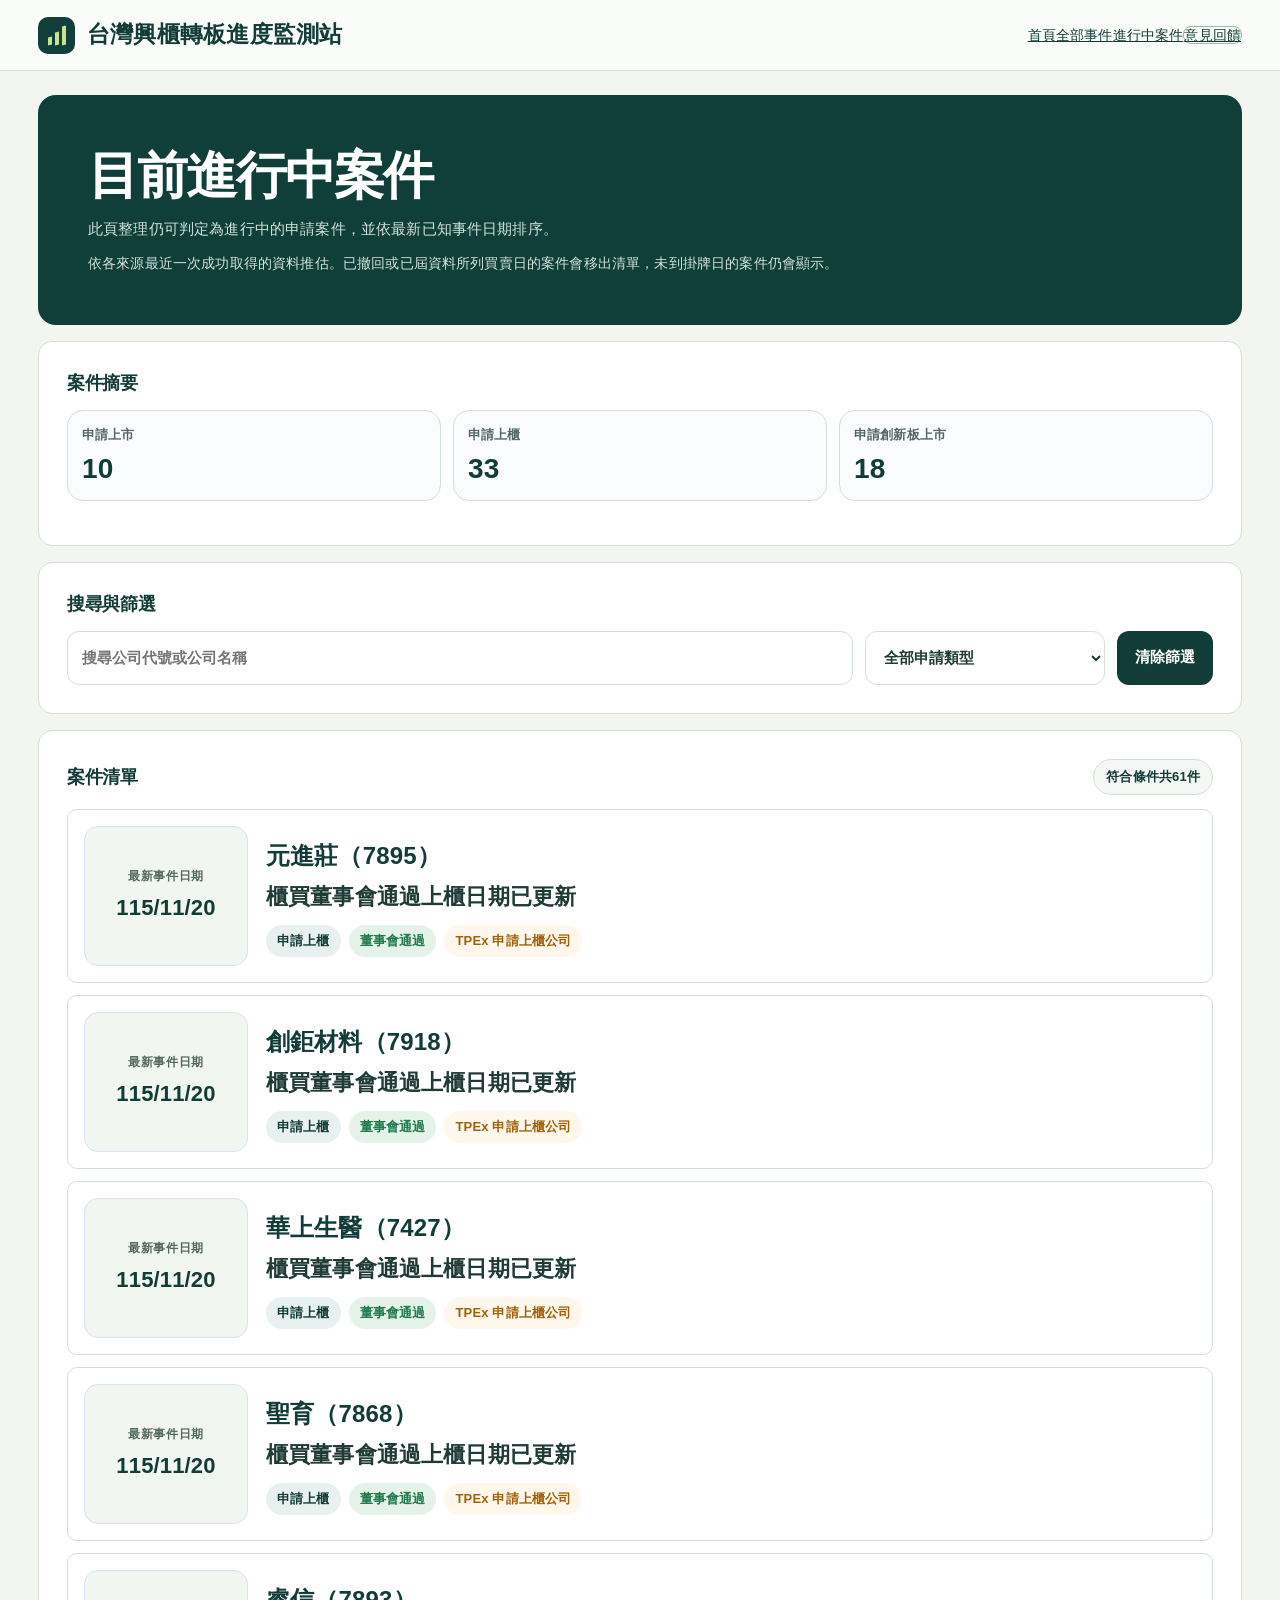
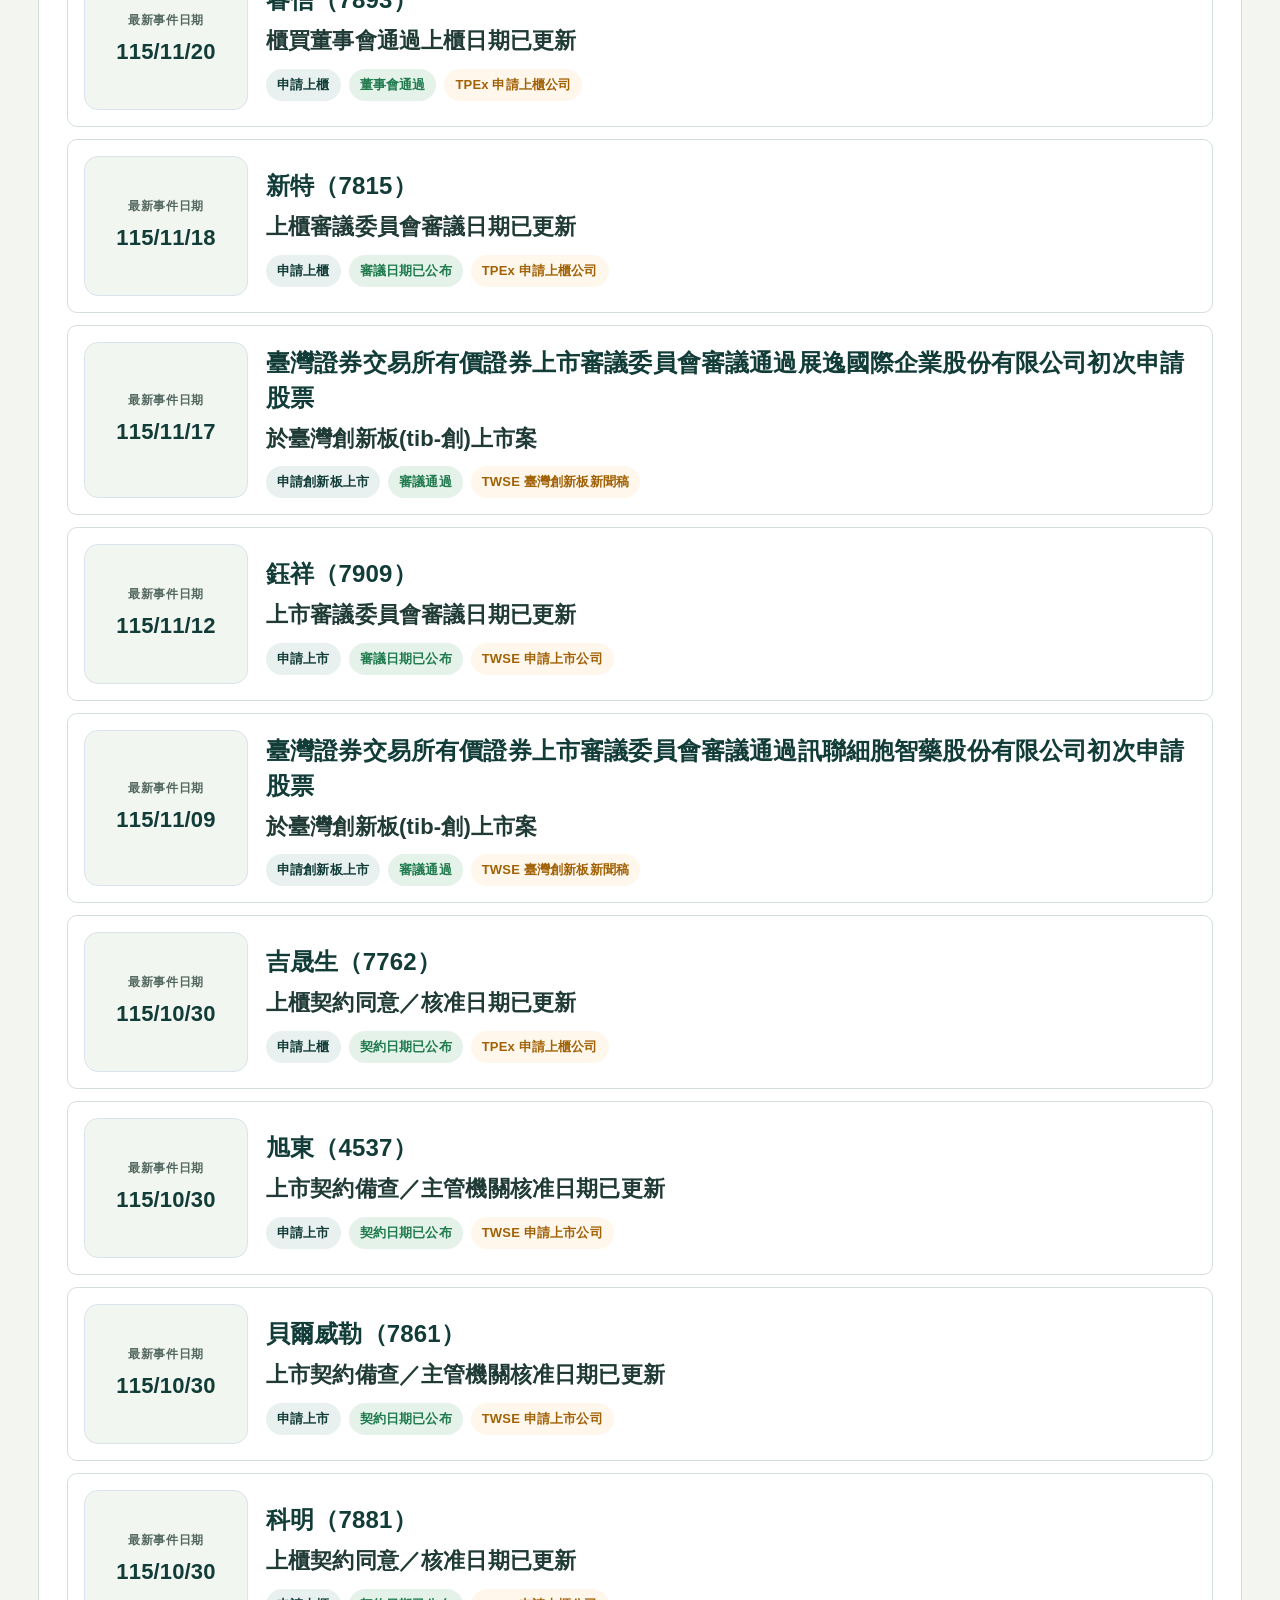
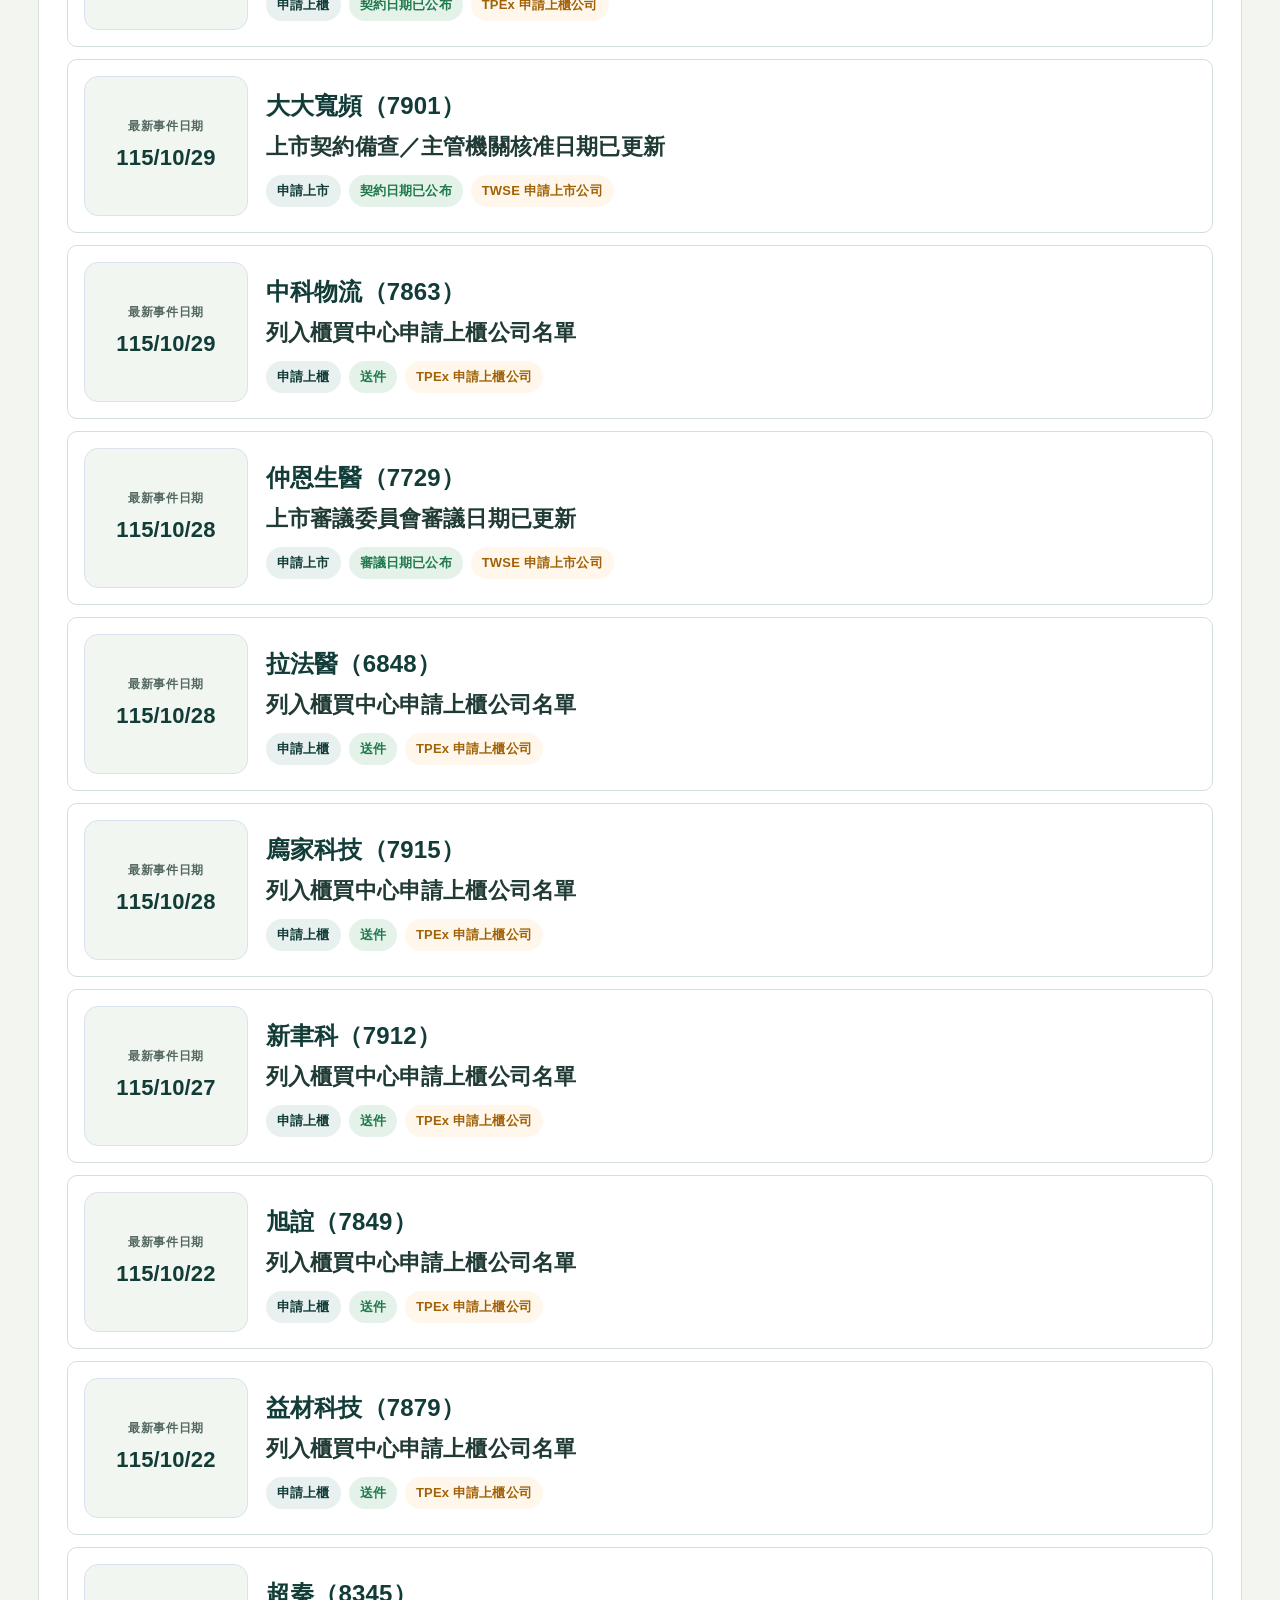
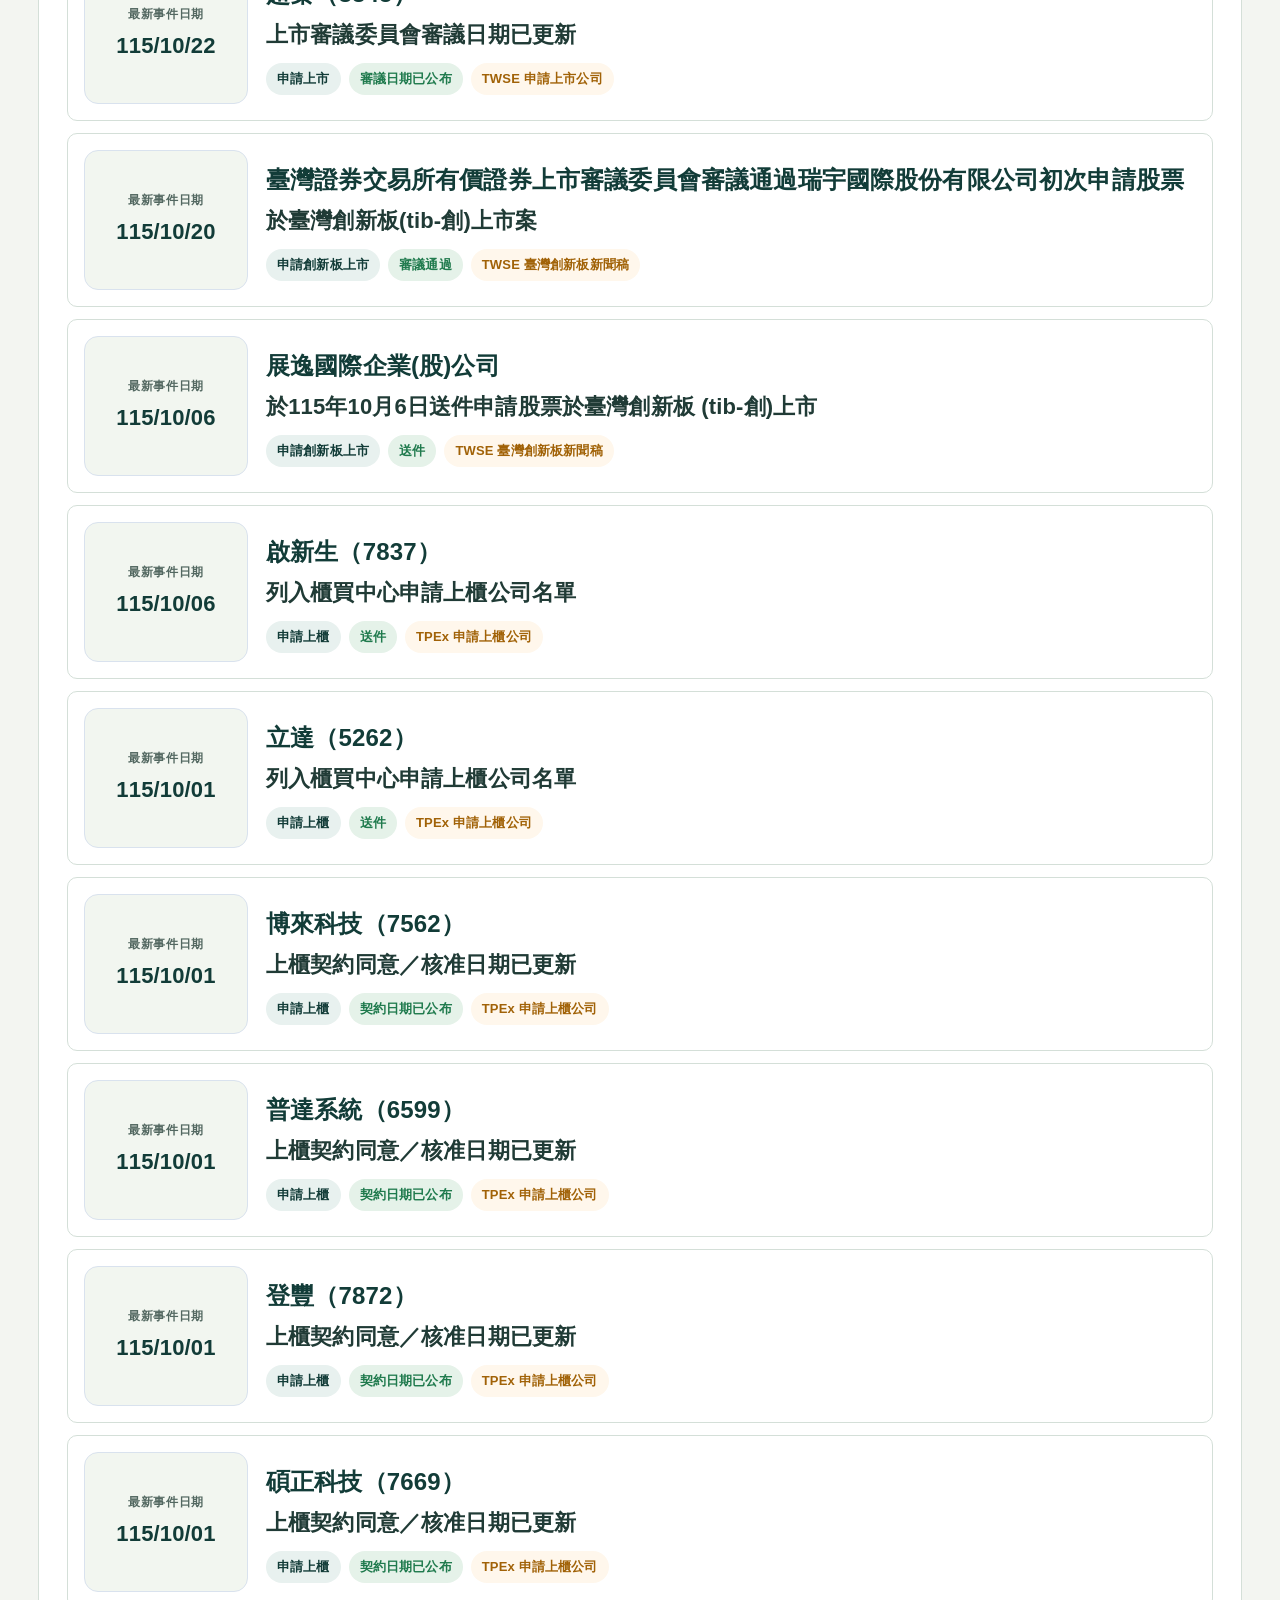
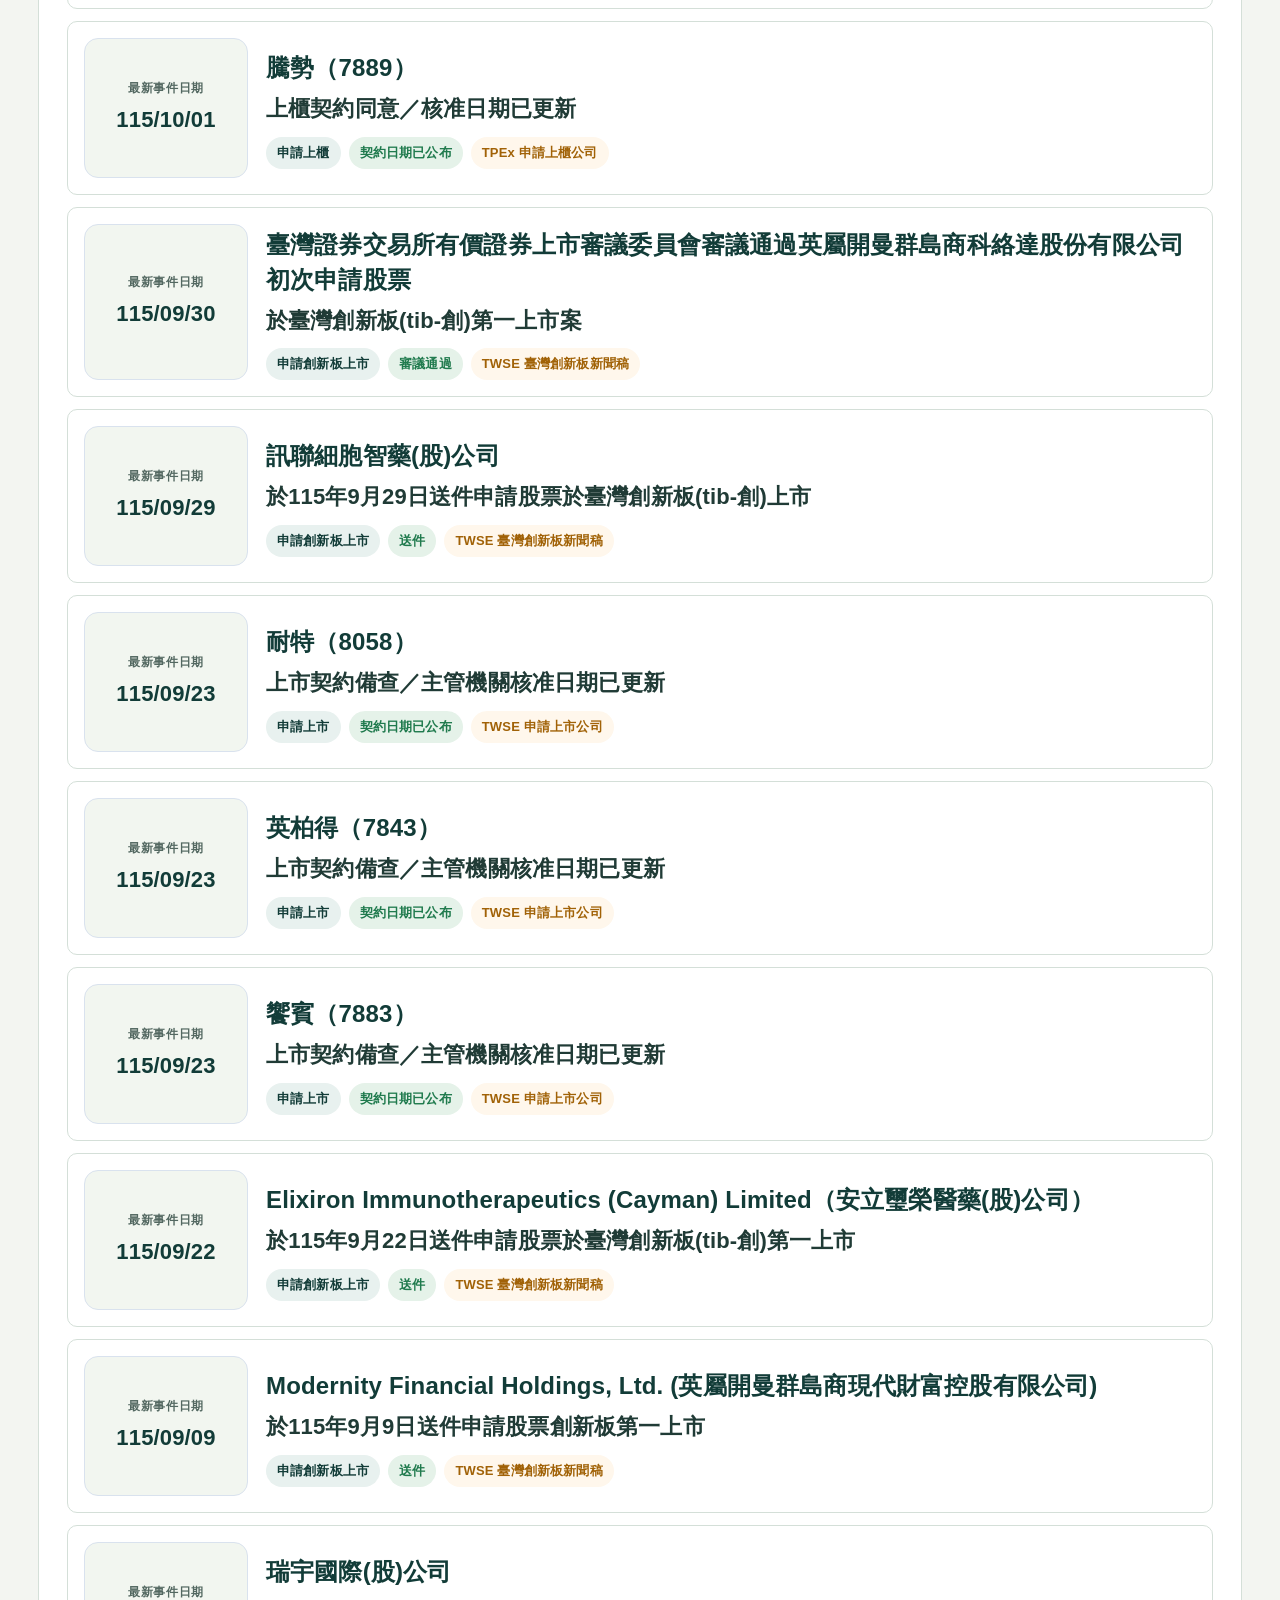
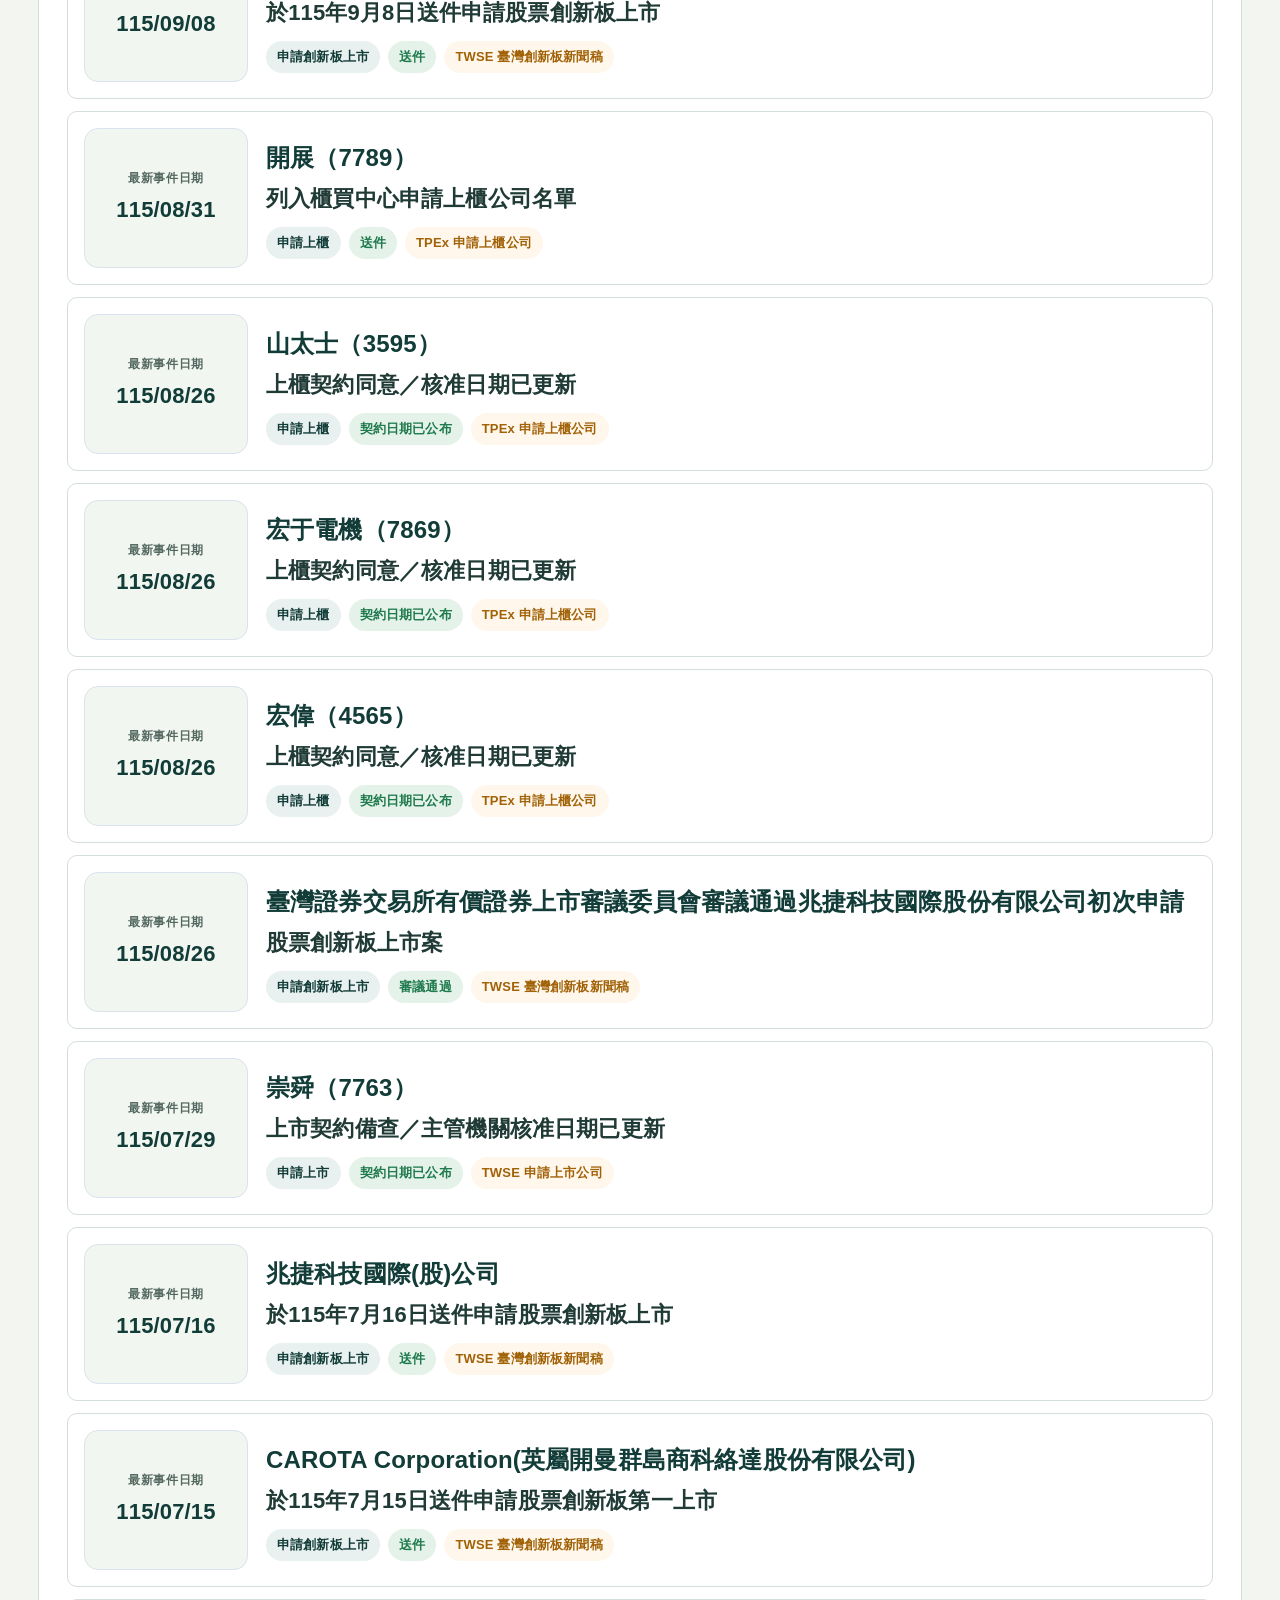
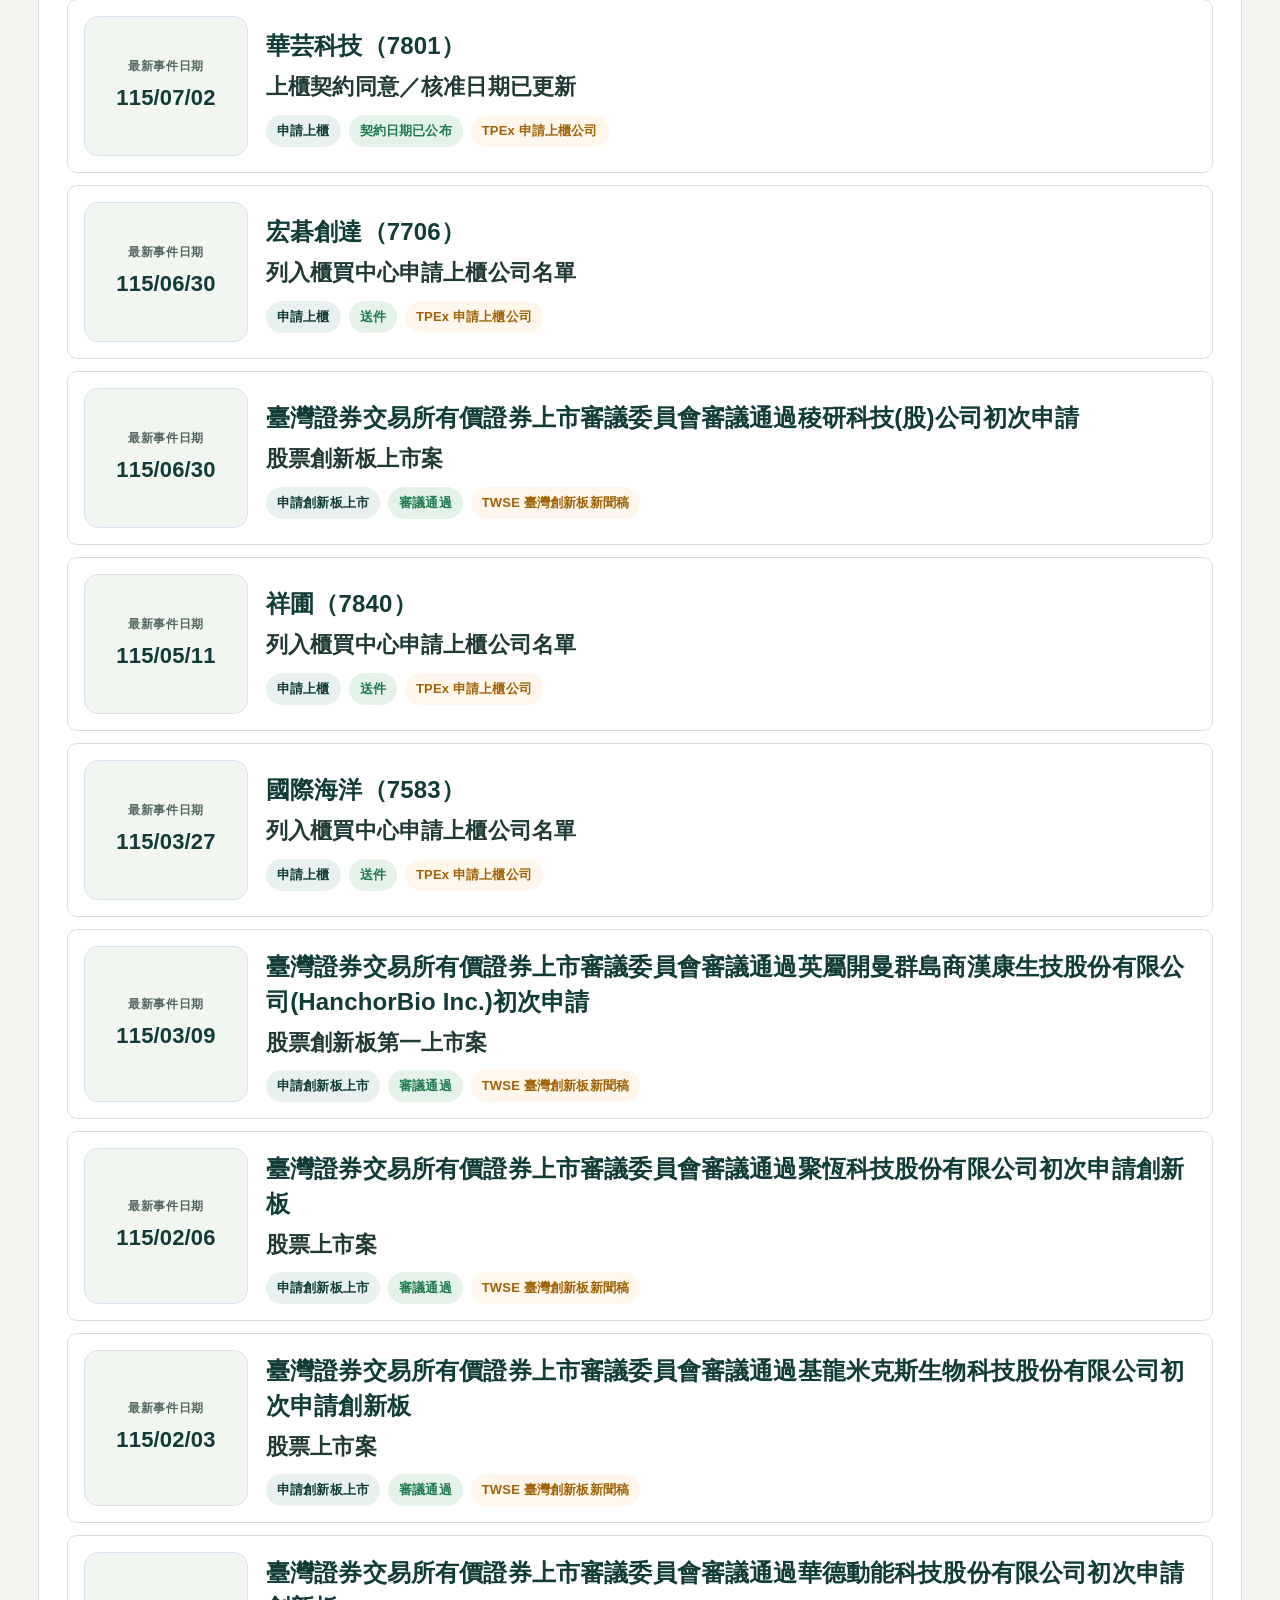
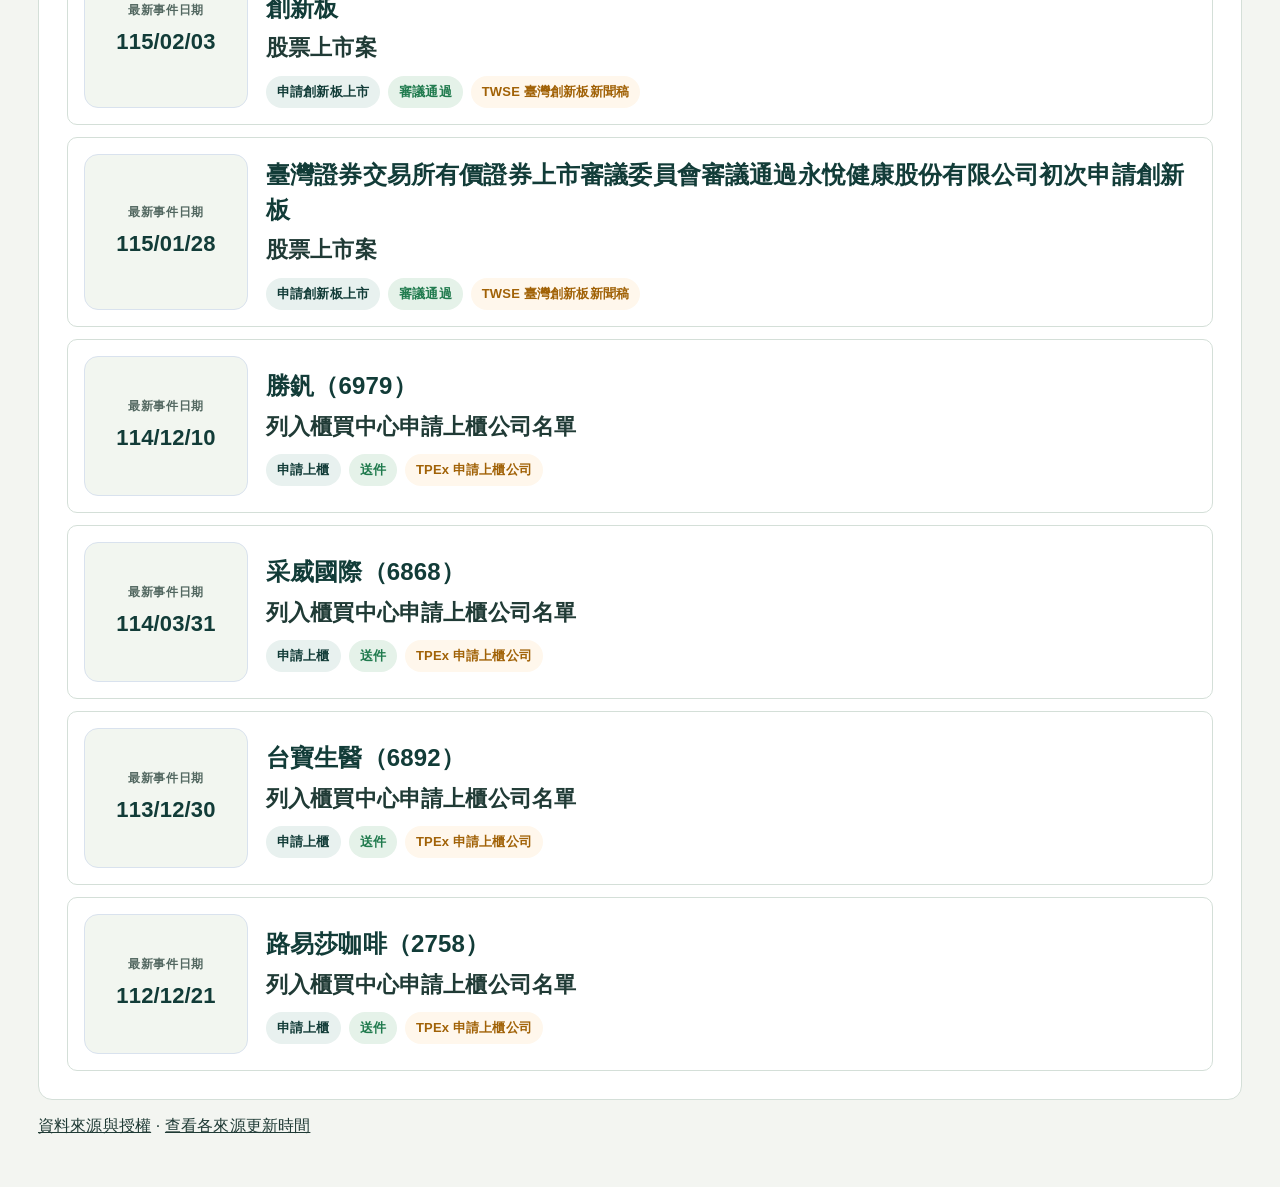
<file: docs/active-cases.html>
<!doctype html>
<html lang="zh-Hant">
<head>
  <meta charset="utf-8" />
  <meta name="viewport" content="width=device-width, initial-scale=1" />
  <title>進行中案件｜台灣興櫃轉板進度監測站</title>
  <style>
    :root {
      --bg: #f3f5f8;
      --surface: #ffffff;
      --surface-soft: #f8fafc;
      --text: #1f2937;
      --muted: #6b7280;
      --line: #d7dee8;
      --navy: #19324d;
      --navy-2: #284b6f;
      --blue-soft: #eef4fb;
      --green-soft: #edf7f1;
      --amber-soft: #fff7ec;
      --green: #1f7a4d;
      --amber: #a16207;
      --shadow: 0 8px 24px rgba(15, 23, 42, .05);
      --radius-xl: 24px;
    }

    * { box-sizing: border-box; }
    body {
      margin: 0;
      background: var(--bg);
      color: var(--text);
      font-family: "Noto Sans TC", "PingFang TC", "Microsoft JhengHei", "Heiti TC", Arial, sans-serif;
      letter-spacing: .01em;
    }

    a { color: inherit; }

    .shell {
      max-width: 1380px;
      margin: 0 auto;
      padding-left: 22px;
      padding-right: 22px;
    }

    .site-header {
      background: rgba(255,255,255,.96);
      border-bottom: 1px solid var(--line);
      position: sticky;
      top: 0;
      z-index: 50;
      backdrop-filter: blur(8px);
    }

    .header-inner {
      min-height: 76px;
      display: flex;
      justify-content: space-between;
      align-items: center;
      gap: 18px;
    }

    .brand-title {
      margin: 0;
      color: var(--navy);
      font-size: clamp(24px, 2.25vw, 34px);
      font-weight: 900;
      line-height: 1.12;
    }

    .brand-subtitle {
      margin: 6px 0 0;
      color: var(--muted);
      font-size: 14px;
      font-weight: 600;
      line-height: 1.6;
    }

    .back-link {
      text-decoration: none;
      color: var(--navy);
      border: 1px solid var(--line);
      background: white;
      border-radius: 999px;
      padding: 10px 14px;
      font-size: 14px;
      font-weight: 800;
      white-space: nowrap;
    }

    .back-link:hover { background: var(--surface-soft); }

    .page { padding-top: 22px; padding-bottom: 34px; }

    .hero, .panel {
      background: var(--surface);
      border: 1px solid var(--line);
      box-shadow: var(--shadow);
      border-radius: var(--radius-xl);
    }

    .hero {
      padding: 22px 24px;
      margin-bottom: 16px;
    }

    .hero-title {
      margin: 0;
      color: var(--navy);
      font-size: clamp(28px, 2.6vw, 40px);
      line-height: 1.2;
      font-weight: 900;
    }

    .hero-desc {
      margin: 10px 0 0;
      color: var(--muted);
      font-size: 15px;
      line-height: 1.8;
      font-weight: 600;
    }

    .panel {
      padding: 18px 20px 20px;
      margin-bottom: 16px;
    }

    .panel-title {
      margin: 0 0 14px;
      color: var(--navy);
      font-size: 18px;
      line-height: 1.45;
      font-weight: 900;
    }


    .definition-note {
      margin-top: 12px;
      border: 1px solid var(--line);
      background: #fbfcfe;
      border-radius: 14px;
      padding: 14px 16px;
      color: var(--muted);
      font-size: 14px;
      line-height: 1.8;
      font-weight: 650;
    }

    .summary-grid {
      display: grid;
      grid-template-columns: repeat(3, minmax(0, 1fr));
      gap: 12px;
      margin-bottom: 16px;
    }

    .summary-card {
      border: 1px solid var(--line);
      border-radius: 16px;
      background: #fbfcfe;
      padding: 14px;
    }

    .summary-label {
      color: var(--muted);
      font-size: 13px;
      font-weight: 800;
      line-height: 1.5;
      margin-bottom: 6px;
    }

    .summary-value {
      color: var(--navy);
      font-size: 28px;
      font-weight: 900;
      line-height: 1.25;
    }

    .filter-grid {
      display: grid;
      grid-template-columns: minmax(320px, 1fr) 240px auto;
      gap: 12px;
      align-items: start;
    }

    .search-box, .track-select, .reset-btn {
      height: 54px;
      border-radius: 12px;
      font-size: 15px;
      font-weight: 700;
    }

    .search-box, .track-select {
      width: 100%;
      border: 1px solid var(--line);
      background: white;
      color: var(--text);
      padding: 0 14px;
      outline: none;
    }

    .reset-btn {
      border: 0;
      background: var(--navy);
      color: white;
      padding: 0 18px;
      font-weight: 900;
      cursor: pointer;
    }

    .reset-btn:hover { background: var(--navy-2); }

    .toolbar {
      display: flex;
      justify-content: space-between;
      align-items: center;
      gap: 12px;
      flex-wrap: wrap;
      margin-bottom: 14px;
    }

    .result-count {
      display: inline-flex;
      align-items: center;
      border: 1px solid var(--line);
      border-radius: 999px;
      background: var(--surface-soft);
      color: var(--navy);
      font-size: 13px;
      font-weight: 800;
      padding: 8px 12px;
    }

    .cases-list {
      display: grid;
      gap: 12px;
    }

    .case-card {
      display: grid;
      grid-template-columns: 164px 1fr;
      gap: 18px;
      border: 1px solid var(--line);
      border-radius: 18px;
      background: white;
      padding: 16px;
    }

    .date-box {
      border: 1px solid #d9e2ee;
      background: #f8fbff;
      border-radius: 14px;
      min-height: 140px;
      padding: 14px 12px;
      text-align: center;
      display: flex;
      flex-direction: column;
      justify-content: center;
    }

    .date-label {
      color: var(--muted);
      font-size: 12px;
      font-weight: 800;
      letter-spacing: .06em;
      margin-bottom: 8px;
    }

    .date-value {
      color: var(--navy);
      font-size: 22px;
      line-height: 1.4;
      font-weight: 900;
      white-space: nowrap;
      word-break: normal;
    }

    .case-main {
      display: flex;
      flex-direction: column;
      justify-content: center;
      min-width: 0;
    }

    .badges {
      display: flex;
      flex-wrap: wrap;
      gap: 8px;
      margin-top: 9px;
    }

    .badge {
      display: inline-flex;
      align-items: center;
      border-radius: 999px;
      padding: 7px 11px;
      font-size: 13px;
      font-weight: 800;
    }

    .badge.type { background: var(--blue-soft); color: var(--navy); }
    .badge.stage { background: var(--green-soft); color: var(--green); }
    .badge.source { background: var(--amber-soft); color: var(--amber); }

    .case-company-line {
      margin: 4px 0 0;
      color: var(--navy);
      font-size: 24px;
      line-height: 1.45;
      font-weight: 900;
    }

    .case-title {
      margin: 4px 0 0;
      color: var(--text);
      font-size: 22px;
      line-height: 1.7;
      font-weight: 900;
    }

    .empty-state {
      border: 1px dashed #ccd6e4;
      border-radius: 14px;
      background: #fafbfd;
      padding: 28px 18px;
      text-align: center;
      color: var(--muted);
      font-size: 15px;
      line-height: 1.8;
      font-weight: 600;
    }

    @media (max-width: 920px) {
      .header-inner {
        flex-direction: column;
        align-items: flex-start;
        padding-top: 14px;
        padding-bottom: 14px;
      }

      .summary-grid,
      .filter-grid,
      .case-card {
        grid-template-columns: 1fr;
      }
    }

    @media (max-width: 720px) {
      .shell { padding-left: 14px; padding-right: 14px; }
      .case-company { font-size: 20px; }
    }
  </style>
  <link rel="stylesheet" href="./monitor-theme.css">
</head>
<body class="subpage">
  <header class="site-header">
    <div class="shell header-inner">
      <a class="brand" href="./index.html">
        <span class="brand-mark" aria-hidden="true"><i></i><i></i><i></i></span>
        <h1 class="brand-title">台灣興櫃轉板進度監測站</h1>
      </a>
      <nav class="nav" aria-label="主要導覽"><a href="./index.html">首頁</a><a href="./events.html">全部事件</a><a href="./active-cases.html">進行中案件</a><a class="feedback-nav" href="./index.html#feedback">意見回饋</a></nav>
    </div>
  </header>

  <main class="shell page">
    <section class="hero">
      <h2 class="hero-title">目前進行中案件</h2>
      <p class="hero-desc">此頁整理仍可判定為進行中的申請案件，並依最新已知事件日期排序。</p>
      <div class="definition-note">
        依各來源最近一次成功取得的資料推估。已撤回或已屆資料所列買賣日的案件會移出清單，未到掛牌日的案件仍會顯示。
      </div>
    </section>

    <section class="panel">
      <h2 class="panel-title">案件摘要</h2>
      <div id="summaryGrid" class="summary-grid"></div>
    </section>

    <section class="panel">
      <h2 class="panel-title">搜尋與篩選</h2>
      <div class="filter-grid">
        <input id="search" class="search-box" aria-label="搜尋公司或事件" type="search" placeholder="搜尋公司代號或公司名稱" />
        <select aria-label="申請類型" id="trackSelect" class="track-select">
          <option value="">全部申請類型</option>
          <option value="申請上市">申請上市</option>
          <option value="申請上櫃">申請上櫃</option>
          <option value="申請創新板上市">申請創新板上市</option>
        </select>
        <button id="reset" class="reset-btn" type="button">清除篩選</button>
      </div>
    </section>

    <section class="panel">
      <div class="toolbar">
        <h2 class="panel-title" style="margin:0;">案件清單</h2>
        <div class="result-count">符合條件共 <span id="caseCount">—</span> 件</div>
      </div>
      <div id="casesList" class="cases-list"></div>
    </section>
    <p><a href="./index.html#data-disclosure">資料來源與授權</a> · <a href="./index.html#sourceSummary">查看各來源更新時間</a></p>
  </main>

  <script src="./progress.js"></script>
  <script>
    const searchEl = document.getElementById("search");
    const trackEl = document.getElementById("trackSelect");
    const resetEl = document.getElementById("reset");
    const casesListEl = document.getElementById("casesList");

    let events = [];
    let status = {};
    let cases = [];

    function esc(value) {
      return String(value ?? "")
        .replaceAll("&", "&amp;")
        .replaceAll("<", "&lt;")
        .replaceAll(">", "&gt;")
        .replaceAll('"', "&quot;")
        .replaceAll("'", "&#039;");
    }

    function normalize(value) {
      return String(value ?? "").trim().toLowerCase();
    }

    function formatROCDate(value) {
      const raw = String(value ?? "").trim();
      if (!raw) return "—";

      let m = raw.match(/^(\d{4})(\d{2})(\d{2})$/);
      if (m) return `${Number(m[1]) - 1911}/${m[2]}/${m[3]}`;

      m = raw.match(/^(\d{3})(\d{2})(\d{2})$/);
      if (m) return `${m[1]}/${m[2]}/${m[3]}`;

      m = raw.match(/^(\d{4})[-/.](\d{1,2})[-/.](\d{1,2})$/);
      if (m) return `${Number(m[1]) - 1911}/${String(m[2]).padStart(2, "0")}/${String(m[3]).padStart(2, "0")}`;

      m = raw.match(/^(\d{2,3})[-/.](\d{1,2})[-/.](\d{1,2})$/);
      if (m) return `${m[1]}/${String(m[2]).padStart(2, "0")}/${String(m[3]).padStart(2, "0")}`;

      return raw;
    }


    function sortEventsByDateDesc(list) {
      return [...list].sort((a, b) => {
        const dateDiff = eventDateRank(b.event_date) - eventDateRank(a.event_date);
        if (dateDiff !== 0) return dateDiff;
        return String(b.first_seen_at || "").localeCompare(String(a.first_seen_at || ""));
      });
    }

    function escapeRegExp(text) {
      return String(text ?? "").replace(/[.*+?^${}()|[\]\\]/g, "\\$&");
    }

    function stripCompanyPrefix(title, companyName, companyCode) {
      let result = String(title ?? "").trim();
      const name = String(companyName ?? "").trim();
      const code = String(companyCode ?? "").trim();

      if (!name) return result;

      const patterns = [];
      if (name && code) {
        patterns.push(new RegExp(`^${escapeRegExp(name)}\s*[（(]${escapeRegExp(code)}[）)]\s*`));
        patterns.push(new RegExp(`^${escapeRegExp(name)}\s*${escapeRegExp(code)}\s*`));
      }
      patterns.push(new RegExp(`^${escapeRegExp(name)}\s*`));

      for (const pattern of patterns) {
        result = result.replace(pattern, "").trim();
      }

      result = result.replace(/^[：:、，,。\-–—\s]+/, "").trim();

      return result || String(title ?? "").trim();
    }

    function applicationTrackForCompany(companyEvents) {
      if (companyEvents.some(event => event.event_type === "申請創新板上市")) return "申請創新板上市";
      if (companyEvents.some(event => event.event_type === "申請上櫃")) return "申請上櫃";
      if (companyEvents.some(event => event.event_type === "申請上市")) return "申請上市";
      return "轉板進度";
    }


    function buildActiveCases() {
      const map = new Map();

      events.forEach(event => {
        const code = String(event.company_code || "").trim();
        const name = String(event.company_name || "").trim();
        if (!code && !name) return;

        const key = code || name;
        if (!map.has(key)) map.set(key, { code, name, events: [] });
        map.get(key).events.push(event);
      });

      const result = [];

      map.forEach(group => {
        const sorted = sortEventsByDateDesc(group.events);
        const latest = sorted[0];
        if (!latest) return;

        const track = applicationTrackForCompany(group.events);
        if (!["申請上市", "申請上櫃", "申請創新板上市"].includes(track)) return;
        if (currentCaseClosed(sorted, status.sources || {})) return;

        result.push({
          code: group.code,
          name: group.name,
          track,
          latest
        });
      });

      return result.sort((a, b) => {
        const dateDiff = eventDateRank(b.latest.event_date) - eventDateRank(a.latest.event_date);
        if (dateDiff !== 0) return dateDiff;
        return String(a.name || a.code).localeCompare(String(b.name || b.code), "zh-Hant", { numeric: true });
      });
    }

    function renderSummary() {
      const counts = { "申請上市": 0, "申請上櫃": 0, "申請創新板上市": 0 };
      cases.forEach(item => { if (counts[item.track] !== undefined) counts[item.track] += 1; });

      document.getElementById("summaryGrid").innerHTML = Object.entries(counts).map(([label, count]) => `
        <div class="summary-card">
          <div class="summary-label">${esc(label)}</div>
          <div class="summary-value">${esc(count)}</div>
        </div>
      `).join("");
    }

    function filteredCases() {
      const q = normalize(searchEl.value);
      const track = trackEl.value;

      return cases.filter(item => {
        const company = `${item.name || ""} ${item.code || ""}`.toLowerCase();
        const qOk = !q || company.includes(q);
        const trackOk = !track || item.track === track;
        return qOk && trackOk;
      });
    }

    function renderCases() {
      const filtered = filteredCases();
      document.getElementById("caseCount").textContent = filtered.length;

      if (!filtered.length) {
        casesListEl.innerHTML = '<div class="empty-state">目前沒有符合條件的進行中案件。</div>';
        return;
      }

      casesListEl.innerHTML = filtered.map(item => {
        const company = `${item.name || "公司名稱待解析"}${item.code ? `（${item.code}）` : ""}`;
        const eventLine = stripCompanyPrefix(item.latest.title || "", item.name, item.code);
        return `
          <article class="case-card">
            <div class="date-box">
              <div class="date-label">最新事件日期</div>
              <div class="date-value">${esc(formatROCDate(item.latest.event_date || "—"))}</div>
            </div>
            <div class="case-main">
              <div class="case-company-line">${esc(company)}</div>
              <p class="case-title">${esc(eventLine)}</p>
              <div class="badges">
                <span class="badge type">${esc(item.track)}</span>
                <span class="badge stage">${esc(stageLabel(item.latest))}</span>
                <span class="badge source">${esc(item.latest.source_label || "")}</span>
              </div>
            </div>
          </article>
        `;
      }).join("");
    }

    async function init() {
      const [res, statusRes] = await Promise.all(["alerts", "status"].map(name => fetch(`./data/${name}.json`, { cache: "no-store" })));
      status = statusRes.ok ? await statusRes.json() : {};
      events = res.ok ? await res.json() : [];
      cases = buildActiveCases();
      renderSummary();
      renderCases();
    }

    searchEl.addEventListener("input", renderCases);
    trackEl.addEventListener("change", renderCases);
    resetEl.addEventListener("click", () => {
      searchEl.value = "";
      trackEl.value = "";
      renderCases();
    });

    init();
  </script>
  <script defer src="./daily-views.js"></script>
  <script data-goatcounter="https://qm0121.goatcounter.com/count"
          async src="https://gc.zgo.at/count.js"></script>
</body>
</html>
</file>
<file: docs/monitor-theme.css>
:root {
  --navy: #123c38;
  --navy-2: #215952;
  --navy-3: #24736a;
  --bg: #f3f5f1;
  --surface-soft: #f4f7f4;
  --blue-soft: #e8f1ef;
  --green-soft: #e5f2e9;
  --muted: #536861;
  --text: #203b36;
  --line: #d4dfd8;
  --shadow: none;
}
body { background: var(--bg); font-family: "Inter", "Noto Sans TC", "PingFang TC", "Microsoft JhengHei", sans-serif; }
.shell { max-width: 1248px; }
.site-header { background: #fafcf9; }
.header-inner { min-height: 70px; }
.brand { display: flex; align-items: center; gap: 12px; text-decoration: none; color: var(--navy); }
.brand-title { font-size: clamp(17px, 1.8vw, 23px); font-weight: 800; letter-spacing: .01em; }
.brand-mark { width: 37px; height: 37px; border-radius: 10px; display: flex; justify-content: center; align-items: flex-end; gap: 3px; padding: 9px; background: #123f3b; flex: none; }
.brand-mark i { width: 4px; background: #c4e58d; transform: skewY(-12deg); }
.brand-mark i:nth-child(1) { height: 8px; }
.brand-mark i:nth-child(2) { height: 13px; }
.brand-mark i:nth-child(3) { height: 19px; }
.nav { gap: 3px; }
.nav a { color: var(--navy); font-size: 14px; border-radius: 8px; }
.nav .feedback-nav { border: 1px solid #a2b7ab; }
.page { padding-top: 24px; }
[id] { scroll-margin-top: 90px; }
.hero-main, .subpage .hero {
  background: #103e39; color: white; border: 0; border-radius: 18px;
  padding: clamp(24px, 4vw, 50px); box-shadow: none;
}
.hero-main { display: grid; grid-template-columns: 1.2fr .8fr; gap: 44px; align-items: center; }
.hero-main::before { display: none; }
.hero-title { color: #fff; font-size: clamp(30px, 4vw, 53px); line-height: 1.22; letter-spacing: -.035em; }
.hero-main .hero-desc, .subpage .hero-desc, .subpage .definition-note { color: #d2e3db; line-height: 1.65; font-weight: 500; }
.subpage .definition-note { background: transparent; border: 0; padding: 0; margin: 10px 0 0; }
.hero-eyebrow { margin: 0 0 12px; color: #c6e997; font-size: 13px; letter-spacing: .13em; }
.hero-actions { display: flex; flex-wrap: wrap; gap: 12px; margin-top: 24px; }
.hero-actions a, .feedback-cta { display: inline-flex; align-items: center; justify-content: center; min-height: 44px; border-radius: 8px; padding: 9px 17px; text-decoration: none; font-weight: 750; }
.hero-actions a:first-child { background: #c8e99b; color: #153930; }
.hero-actions a + a { border: 1px solid #81a39a; color: #fff; }
.activity { margin: 0; padding-left: 30px; border-left: 1px solid #42665d; }
.activity figcaption { color: #e6f0e5; font-size: 14px; font-weight: 700; }
.activity figcaption small { font-weight: 400; color: #c4d9ce; margin-left: 8px; }
.activity-bars { display: grid; grid-template-columns: repeat(6,1fr); gap: 9px; margin-top: 14px; }
.activity-col { display: grid; grid-template-rows: 87px auto; text-align: center; gap: 6px; }
.activity-track { display: flex; flex-direction: column; align-items: center; justify-content: flex-end; gap: 3px; border-bottom: 1px solid #71988c; }
.activity-track strong, .activity-col small { color: #d3e8dc; font: 12px/1.2 "IBM Plex Mono", ui-monospace, monospace; }
.activity-track b { display: block; width: min(34px, 80%); background: #6ba89c; border-radius: 3px 3px 0 0; }
.activity-col:last-child .activity-track b { background: #c8e99b; }
.panel, .kpi-card { border-radius: 14px; border: 1px solid var(--line); background: #fff; box-shadow: none; }
.panel { padding: clamp(17px, 2.2vw, 28px); }
.panel-title { color: var(--navy); letter-spacing: -.02em; }
.kpi-grid { display: grid; grid-template-columns: repeat(3, minmax(0, 1fr)); gap: 0; border: 1px solid var(--line); background: #fff; border-radius: 14px; margin: 14px 0; overflow: hidden; }
.kpi-card { min-width: 0; border: 0; border-radius: 0; padding: 16px 22px; }
.kpi-card + .kpi-card { border-left: 1px solid var(--line); }
@media (min-width: 621px) {
  .kpi-card:nth-child(4) { border-left: 0; }
  .kpi-card:nth-child(n+4) { border-top: 1px solid var(--line); }
}
.kpi-value { color: var(--navy); font: 650 clamp(23px, 2.5vw, 34px)/1.2 "Inter", "Noto Sans TC", sans-serif; font-variant-numeric: tabular-nums; }
.kpi-label { font-weight: 600; margin-bottom: 4px; }
.monitor-pair { display: grid; grid-template-columns: repeat(2,minmax(0,1fr)); gap: 16px; margin: 16px 0; }
.monitor-pair .home-stack-panel { margin: 0; min-width: 0; }
.latest-item,.active-item,.event-card,.case-card { box-shadow: none; border-radius: 10px; }
.monitor-pair .latest-item,.monitor-pair .active-item { grid-template-columns: 95px minmax(0,1fr); padding: 12px 0; border: 0; border-top: 1px solid var(--line); border-radius: 0; background: white; }
.mini-date-box,.date-box { background: #f2f6f0; color: var(--navy); }
.monitor-pair .mini-date-box { align-self: start; border-radius: 7px; padding: 8px 4px; }
.monitor-pair .mini-date-value { font-size: 14px; font-variant-numeric: tabular-nums; }
.monitor-pair .active-summary { grid-template-columns: repeat(3,minmax(0,1fr)); }
.monitor-pair .active-summary-card { padding: 7px; }
.feedback-panel { display: flex; align-items: center; justify-content: space-between; gap: 20px; background: #e4efdf; border-color: #c6d9bd; margin: 16px 0; }
.feedback-panel h2 { margin: 0 0 6px; }
.feedback-panel p { margin: 0; color: #36564a; line-height: 1.65; }
.feedback-cta { background: #164b41; color: #fff; flex: none; }
.feedback-cta:hover, .hero-actions a:hover { filter: brightness(.93); }
a:focus-visible, button:focus-visible, input:focus-visible, select:focus-visible { outline: 3px solid #ac6e21; outline-offset: 3px; }
@media (max-width: 820px) {
  .hero-main { grid-template-columns: 1fr 0.85fr; gap: 18px; }
  .header-inner { padding-block: 10px; align-items: flex-start; min-height: auto; flex-direction: column; gap: 7px; }
  .nav { display: flex; flex-wrap: wrap; overflow: visible; max-width: 100%; }
  .nav a { padding: 6px 9px; }
  .monitor-pair { grid-template-columns: 1fr; }
  [id] { scroll-margin-top: 118px; }
}
@media (max-width: 620px) {
  .hero-main { grid-template-columns: 1fr; gap: 22px; }
  .activity { border: 0; border-top: 1px solid #42665d; padding: 14px 0 0; }
  .activity-col { grid-template-rows: 75px auto; }
  .kpi-grid { grid-template-columns: repeat(2,minmax(0,1fr)); }
  .kpi-card { padding: 12px 16px; }
  .kpi-card:nth-child(odd) { border-left: 0; }
  .kpi-card:nth-child(n+3) { border-top: 1px solid var(--line); }
  .feedback-panel { flex-direction: column; align-items: stretch; }
  .site-header { position: static; }
  [id] { scroll-margin-top: 12px; }
}
@media (prefers-reduced-motion: reduce) { html { scroll-behavior: auto; } }
#lastChecked { font-size: clamp(15px, 1.55vw, 21px); line-height: 1.55; }
</file>
